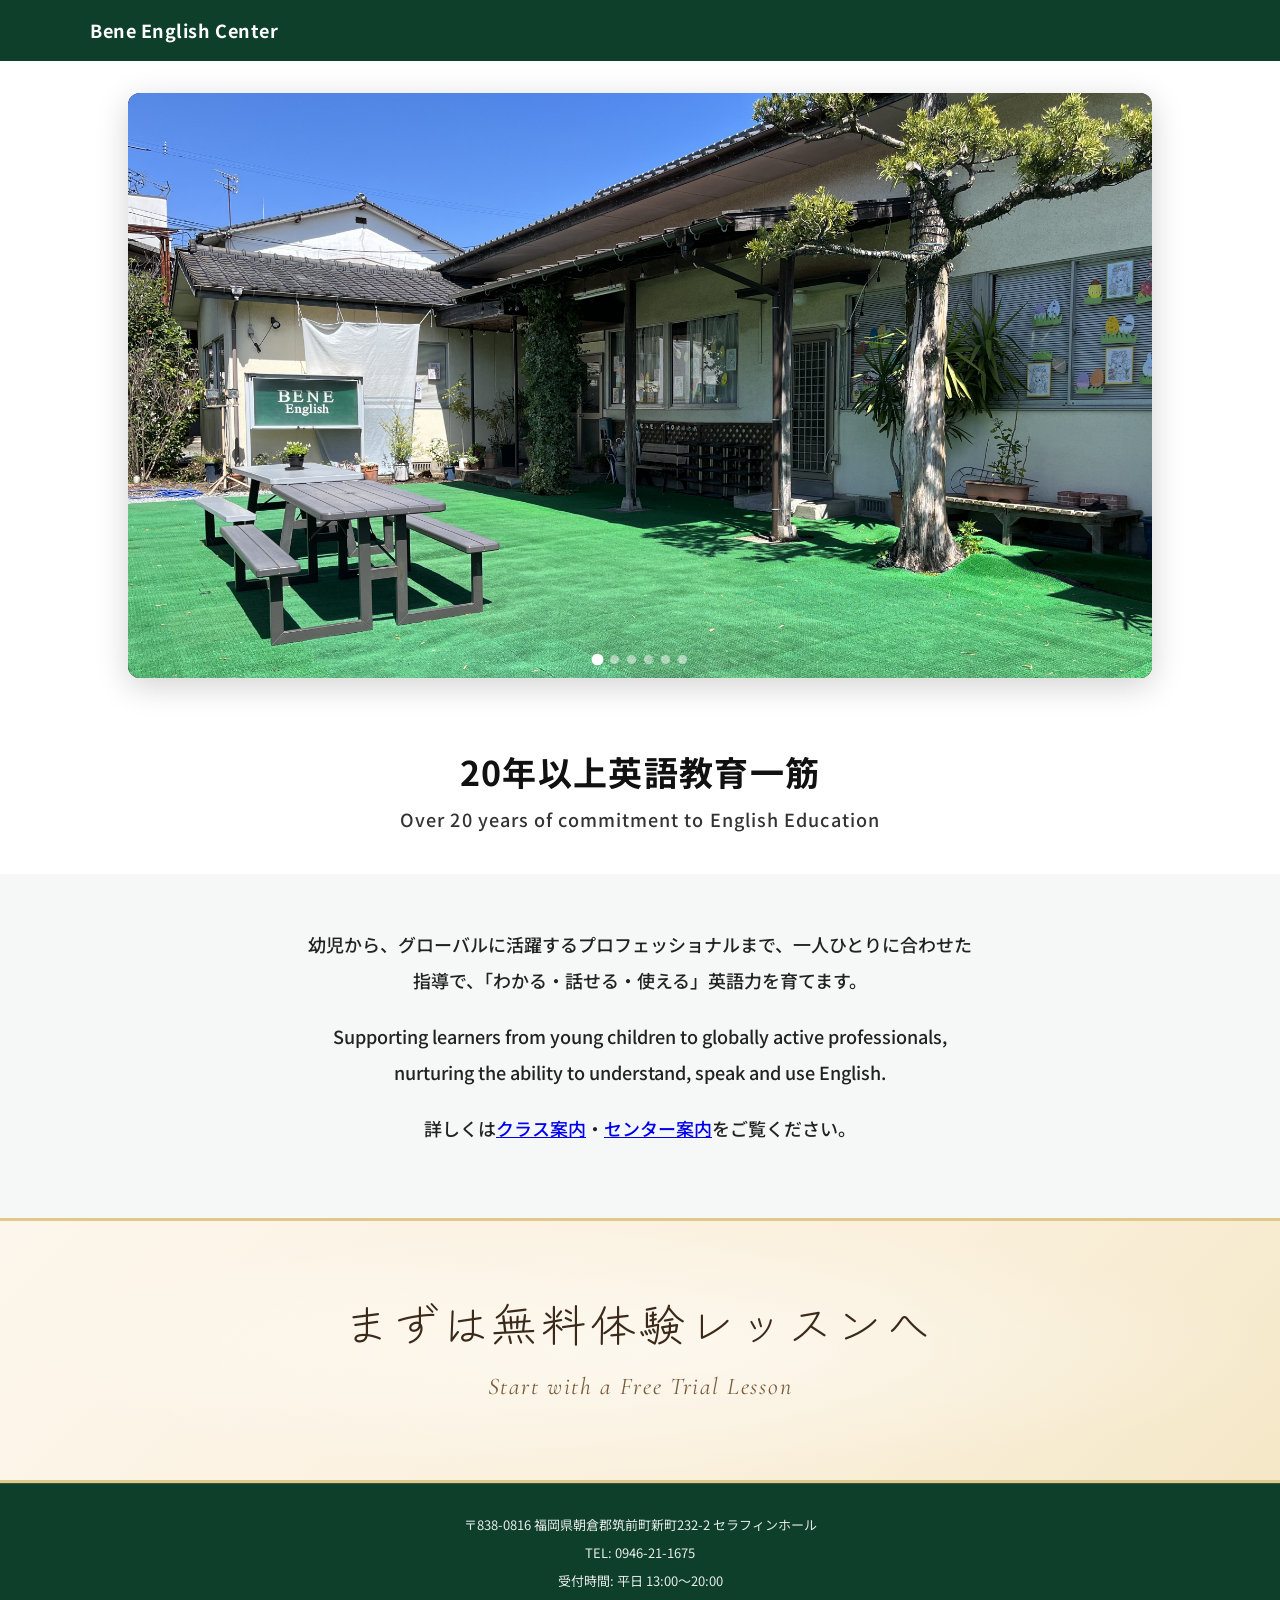
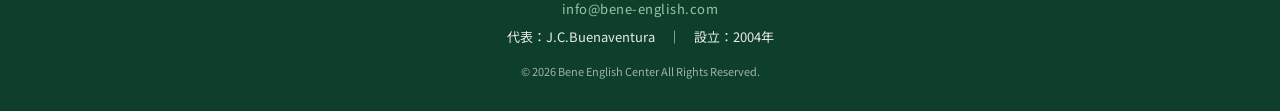
<file: index.html>
<!DOCTYPE html>

<html lang="ja">

<head>
    <meta charset="UTF-8">
    <meta name="viewport" content="width=device-width, initial-scale=1.0">
    <title>ベネイングリッシュセンター｜筑前町の英語教室｜福岡県朝倉郡</title>
    <meta name="description"
        content="福岡県朝倉郡筑前町にある英語教室「ベネイングリッシュセンター」。幼児から大学生まで20年以上の指導実績。英会話・英検対策・海外留学サポートまで、一人ひとりに合わせた丁寧な指導を行っています。まずは無料体験レッスンへ。">
    <meta name="author" content="Bene English Center">
    <meta property="og:title" content="ベネイングリッシュセンター｜筑前町の英語教室｜福岡県朝倉郡">
    <meta property="og:description" content="幼児から大学生まで20年以上の指導実績。英会話・英検対策・海外留学サポート。まずは無料体験レッスンへ。">
    <meta property="og:type" content="website">
    <!-- <meta property="og:url" content="https://beneenglishcenter.github.io/bene-english-center/"> -->
    <meta property="og:url" content="https://www.bene-english.com/">
    <!-- <link rel="canonical" href="https://beneenglishcenter.github.io/bene-english-center/"> -->
    <link rel="canonical" href="https://www.bene-english.com/">
    <link rel="stylesheet" href="style.css">
    <link rel="preconnect" href="https://fonts.googleapis.com">
    <link rel="preconnect" href="https://fonts.gstatic.com" crossorigin>
    <link
        href="https://fonts.googleapis.com/css2?family=Cormorant+Garamond:ital,wght@0,400;0,600;1,400&family=Noto+Sans+JP:wght@400;500;700&family=Zen+Kurenaido&display=swap"
        rel="stylesheet">
    <!-- 構造化データ（LocalBusiness） -->
    <script type="application/ld+json">
    {
      "@context": "https://schema.org",
      "@type": "EducationalOrganization",
      "name": "ベネイングリッシュセンター",
      "alternateName": ["Bene English Center", "べねいんぐりっしゅせんたー", "bene english center"],
      "url": "https://www.bene-english.com/",
      "logo": "https://www.bene-english.com/image/toppage/Toppage_1.jpeg",
      "alternateName": "Bene English Center",
      "description": "福岡県朝倉郡筑前町にある英語教室。幼児から大学生まで20年以上の指導実績。英会話・英検対策・海外留学サポート。",
      "address": {
        "@type": "PostalAddress",
        "streetAddress": "新町232-2 セラフィンホール",
        "addressLocality": "朝倉郡筑前町",
        "addressRegion": "福岡県",
        "postalCode": "838-0816",
        "addressCountry": "JP"
      },
      "telephone": "0946-21-1675",
      "email": "info@bene-english.com",
      "openingHours": "Mo-Fr 13:00-20:00",
      "foundingDate": "2004"
    }
    </script>
</head>

<body>

    <header class="header">
        <div class="container">
            <h1 class="logo">
                <a href="/">Bene English Center</a>
            </h1>
            <button class="hamburger" id="hamburger" type="button" aria-label="メニューを開く">
                <span></span>
                <span></span>
                <span></span>
            </button>

            <nav class="nav" id="nav">
                <ul class="nav-list">
                    <li><a href="/">トップページ</a></li>
                    <li><a href="center.html">センター案内</a></li>
                    <li><a href="class.html">クラス案内</a></li>
                    <li><a href="schedule.html">年間スケジュール</a></li>
                    <li><a href="study_tour.html">海外研修</a></li>
                    <li><a href="english_camp.html">イングリッシュキャンプ</a></li>
                    <li><a href="eiken.html">英検</a></li>
                    <li><a href="access.html">アクセス</a></li>
                </ul>
            </nav>
        </div>
    </header>

    <div class="overlay" id="overlay"></div>

    <!-- ===== スライダー ===== -->
    <section class="slider">
        <div class="slides">
            <div class="slide active">
                <img src="image/toppage/Toppage_1.jpeg" alt="筑前町の英語教室 ベネイングリッシュセンター 外観"
                    style="object-position: center center;">
            </div>
            <div class="slide">
                <img src="image/toppage/Toppage_2.jpeg" alt="筑前町の英語教室 ベネイングリッシュセンター 授業風景"
                    style="object-position: center 30%;">
            </div>
            <div class="slide">
                <img src="image/toppage/Toppage_3.jpeg" alt="筑前町の英語教室 ベネイングリッシュセンター クリスマスイベント"
                    style="object-position: center top;">
            </div>
            <div class="slide">
                <img src="image/toppage/Toppage_4.jpeg" alt="筑前町の英語教室 ベネイングリッシュセンター 芝生で遊ぶ子どもたち"
                    style="object-position: center 40%;">
            </div>
            <div class="slide">
                <!-- center 40%: 芝生でくつろぐ子どもたち、表情と背景のBENE看板を両立 -->
                <img src="image/toppage/Toppage_5.jpeg" alt="筑前町の英語教室 ベネイングリッシュセンター 勉強中"
                    style="object-position: center 70%;">
            </div>
            <div class="slide">
                <!-- center 40%: 芝生でくつろぐ子どもたち、表情と背景のBENE看板を両立 -->
                <img src="image/toppage/Toppage_6.jpeg" alt="筑前町の英語教室 ベネイングリッシュセンター クラスの雰囲気"
                    style="object-position: center 55%;">
            </div>
        </div>
        <div class="slider-dots">
            <span class="dot active" data-index="0"></span>
            <span class="dot" data-index="1"></span>
            <span class="dot" data-index="2"></span>
            <span class="dot" data-index="3"></span>
            <span class="dot" data-index="4"></span>
            <span class="dot" data-index="5"></span>
        </div>
    </section>

    <!-- ===== バナーエリア ===== -->
    <!-- <section class="section-flyer-banner"> -->

        <!-- サマーキャンプ -->
        <!-- <button class="flyer-banner-btn" id="flyerBannerBtn" type="button">
            <span class="flyer-banner-icon">☀️</span>
            <span class="flyer-banner-text">
                <span class="flyer-banner-title">2026 サマーキャンプ案内</span>
                <span class="flyer-banner-sub">Summer Camp Information — タップしてチラシを見る</span>
            </span>
            <span class="flyer-banner-arrow">▶</span>
        </button> -->

        <!-- 海外留学 -->
        <!-- <button class="flyer-banner-btn flyer-banner-btn--green" id="studyBannerBtn" type="button">
            <span class="flyer-banner-icon">
                <svg xmlns="http://www.w3.org/2000/svg" viewBox="0 0 90 60" width="44" height="30" style="display:block;border-radius:3px;"> -->
                  <!-- 上：青 -->
                  <!-- <rect width="90" height="30" fill="#0038A8"/> -->
                  <!-- 下：赤 -->
                  <!-- <rect y="30" width="90" height="30" fill="#CE1126"/> -->
                  <!-- 左：白三角 -->
                  <!-- <polygon points="0,0 45,30 0,60" fill="#FFFFFF"/> -->
                  <!-- 太陽（黄色） -->
                  <!-- <circle cx="18" cy="30" r="7" fill="#FCD116"/> -->
                  <!-- 太陽の光8本 -->
                  <!-- <g stroke="#FCD116" stroke-width="1.5">
                    <line x1="18" y1="20" x2="18" y2="16"/>
                    <line x1="18" y1="40" x2="18" y2="44"/>
                    <line x1="8"  y1="30" x2="4"  y2="30"/>
                    <line x1="28" y1="30" x2="32" y2="30"/>
                    <line x1="11" y1="23" x2="8"  y2="20"/>
                    <line x1="25" y1="37" x2="28" y2="40"/>
                    <line x1="25" y1="23" x2="28" y2="20"/>
                    <line x1="11" y1="37" x2="8"  y2="40"/>
                  </g> -->
                  <!-- 星3つ（各コーナー） -->
                  <!-- <polygon points="4,5 5,8 8,8 5.5,10 6.5,13 4,11 1.5,13 2.5,10 0,8 3,8" fill="#FCD116"/>
                  <polygon points="4,55 5,52 8,52 5.5,50 6.5,47 4,49 1.5,47 2.5,50 0,52 3,52" fill="#FCD116"/>
                  <polygon points="38,30 39,33 42,33 39.5,35 40.5,38 38,36 35.5,38 36.5,35 34,33 37,33" fill="#FCD116"/>
                </svg>
            </span>
            <span class="flyer-banner-text">
                <span class="flyer-banner-title">2026 短期海外留学プログラム</span>
                <span class="flyer-banner-sub">Study Abroad Program — タップしてチラシを見る</span>
            </span>
            <span class="flyer-banner-arrow">▶</span>
        </button> -->

    <!-- </section> -->

    <!-- ===== サマーキャンプ PDFモーダル ===== -->
    <!-- <div class="flyer-modal" id="flyerModal" role="dialog" aria-modal="true" aria-label="サマーキャンプチラシ">
        <div class="flyer-modal-inner">
            <div class="flyer-modal-header">
                <p class="flyer-modal-title">☀️ 2026 サマーキャンプ案内</p>
                <div class="flyer-modal-actions">
                    <a href="pdf/2026%20Summer%20Camp%20omote.pdf" target="_blank" rel="noopener noreferrer" class="flyer-btn flyer-btn-open">
                        表面 別タブで開く ↗
                    </a>
                    <a href="pdf/2026%20Summer%20Camp%20ura.pdf" target="_blank" rel="noopener noreferrer" class="flyer-btn flyer-btn-open">
                        裏面 別タブで開く ↗
                    </a>
                    <a href="pdf/2026%20Summer%20Camp%20omote.pdf" download class="flyer-btn flyer-btn-dl">
                        表面 DL ↓
                    </a>
                    <a href="pdf/2026%20Summer%20Camp%20ura.pdf" download class="flyer-btn flyer-btn-dl">
                        裏面 DL ↓
                    </a>
                    <button class="flyer-modal-close" data-target="flyerModal" type="button" aria-label="閉じる">✕</button>
                </div>
            </div>
            <div class="flyer-modal-body">
                <iframe src="pdf/2026%20Summer%20Camp%20omote.pdf" title="サマーキャンプチラシ 表面" class="flyer-pdf-frame"></iframe>
                <iframe src="pdf/2026%20Summer%20Camp%20ura.pdf" title="サマーキャンプチラシ 裏面" class="flyer-pdf-frame"></iframe>
            </div>
        </div>
    </div>
    <div class="flyer-modal-overlay" id="flyerModalOverlay"></div> -->

    <!-- ===== 海外留学 PDFモーダル ===== -->
    <!-- <div class="flyer-modal" id="studyModal" role="dialog" aria-modal="true" aria-label="海外留学チラシ">
        <div class="flyer-modal-inner">
            <div class="flyer-modal-header flyer-modal-header--green">
                <p class="flyer-modal-title">
                    <svg xmlns="http://www.w3.org/2000/svg" viewBox="0 0 90 60" width="28" height="19" style="display:inline-block;vertical-align:middle;border-radius:2px;margin-right:6px;">
                      <rect width="90" height="30" fill="#0038A8"/>
                      <rect y="30" width="90" height="30" fill="#CE1126"/>
                      <polygon points="0,0 45,30 0,60" fill="#FFFFFF"/>
                      <circle cx="18" cy="30" r="7" fill="#FCD116"/>
                      <g stroke="#FCD116" stroke-width="1.5">
                        <line x1="18" y1="20" x2="18" y2="16"/><line x1="18" y1="40" x2="18" y2="44"/>
                        <line x1="8" y1="30" x2="4" y2="30"/><line x1="28" y1="30" x2="32" y2="30"/>
                        <line x1="11" y1="23" x2="8" y2="20"/><line x1="25" y1="37" x2="28" y2="40"/>
                        <line x1="25" y1="23" x2="28" y2="20"/><line x1="11" y1="37" x2="8" y2="40"/>
                      </g>
                      <polygon points="4,5 5,8 8,8 5.5,10 6.5,13 4,11 1.5,13 2.5,10 0,8 3,8" fill="#FCD116"/>
                      <polygon points="4,55 5,52 8,52 5.5,50 6.5,47 4,49 1.5,47 2.5,50 0,52 3,52" fill="#FCD116"/>
                      <polygon points="38,30 39,33 42,33 39.5,35 40.5,38 38,36 35.5,38 36.5,35 34,33 37,33" fill="#FCD116"/>
                    </svg>
                    2026 短期海外留学プログラム
                </p>
                <div class="flyer-modal-actions">
                    <a href="pdf/La%20Salle%20Exchange%20Student%20Program%20(8).pdf" target="_blank" rel="noopener noreferrer" class="flyer-btn flyer-btn-open">
                        別タブで開く ↗
                    </a>
                    <a href="pdf/La%20Salle%20Exchange%20Student%20Program%20(8).pdf" download class="flyer-btn flyer-btn-dl">
                        DL ↓
                    </a>
                    <button class="flyer-modal-close" data-target="studyModal" type="button" aria-label="閉じる">✕</button>
                </div>
            </div>
            <div class="flyer-modal-body">
                <iframe src="pdf/La%20Salle%20Exchange%20Student%20Program%20(8).pdf" title="海外留学プログラムチラシ" class="flyer-pdf-frame"></iframe>
            </div>
        </div>
    </div>
    <div class="flyer-modal-overlay" id="studyModalOverlay"></div> -->

    <!-- ===== メインコンテンツ ===== -->
    <main class="main-content">

        <!-- 見出し -->
        <section class="section-headline">
            <h2 class="headline-ja">20年以上英語教育一筋</h2>
            <p class="headline-en">Over 20 years of commitment to English Education</p>
        </section>

        <!-- 本文 -->
        <section class="section-body">
            <p class="body-ja">
                幼児から、グローバルに活躍するプロフェッショナルまで、一人ひとりに合わせた指導で、「わかる・話せる・使える」英語力を育てます。</p>
            <p class="body-ja">
                Supporting learners from young children to globally active professionals, nurturing the ability to
                understand, speak and use English.
            </p>
            <p class="body-ja">詳しくは<a href="class.html">クラス案内</a>・<a href="center.html">センター案内</a>をご覧ください。</p>
            <!-- <p class="body-en">Located in Chikuzen-machi, Fukuoka, Bene English Center has been supporting English
                learners for over 20 years — from young children to university students preparing for overseas studies.
            </p> -->
        </section>

        <!-- 締め台詞 -->
        <section class="section-cta">
            <p class="cta-ja">まずは無料体験レッスンへ</p>
            <p class="cta-en">Start with a Free Trial Lesson</p>
        </section>

    </main>

    <footer class="footer">
        <div class="container">
            <div class="footer-info">
                <p>〒838-0816 福岡県朝倉郡筑前町新町232-2 セラフィンホール</p>
                <p>TEL: 0946-21-1675</p>
                <p>受付時間: 平日 13:00〜20:00</p>
                <p><a href="mailto:info@bene-english.com" class="footer-mail">info@bene-english.com</a></p>
                <p>代表：J.C.Buenaventura　｜　設立：2004年</p>
                <p class="copyright">
                    © <span id="year"></span> Bene English Center All Rights Reserved.
                </p>
            </div>
        </div>
    </footer>

    <!-- トップに戻るボタン -->
    <button class="scroll-top" id="scrollTop" aria-label="トップに戻る">▲</button>

    <script src="main.js"></script>
</body>

</html>
</file>
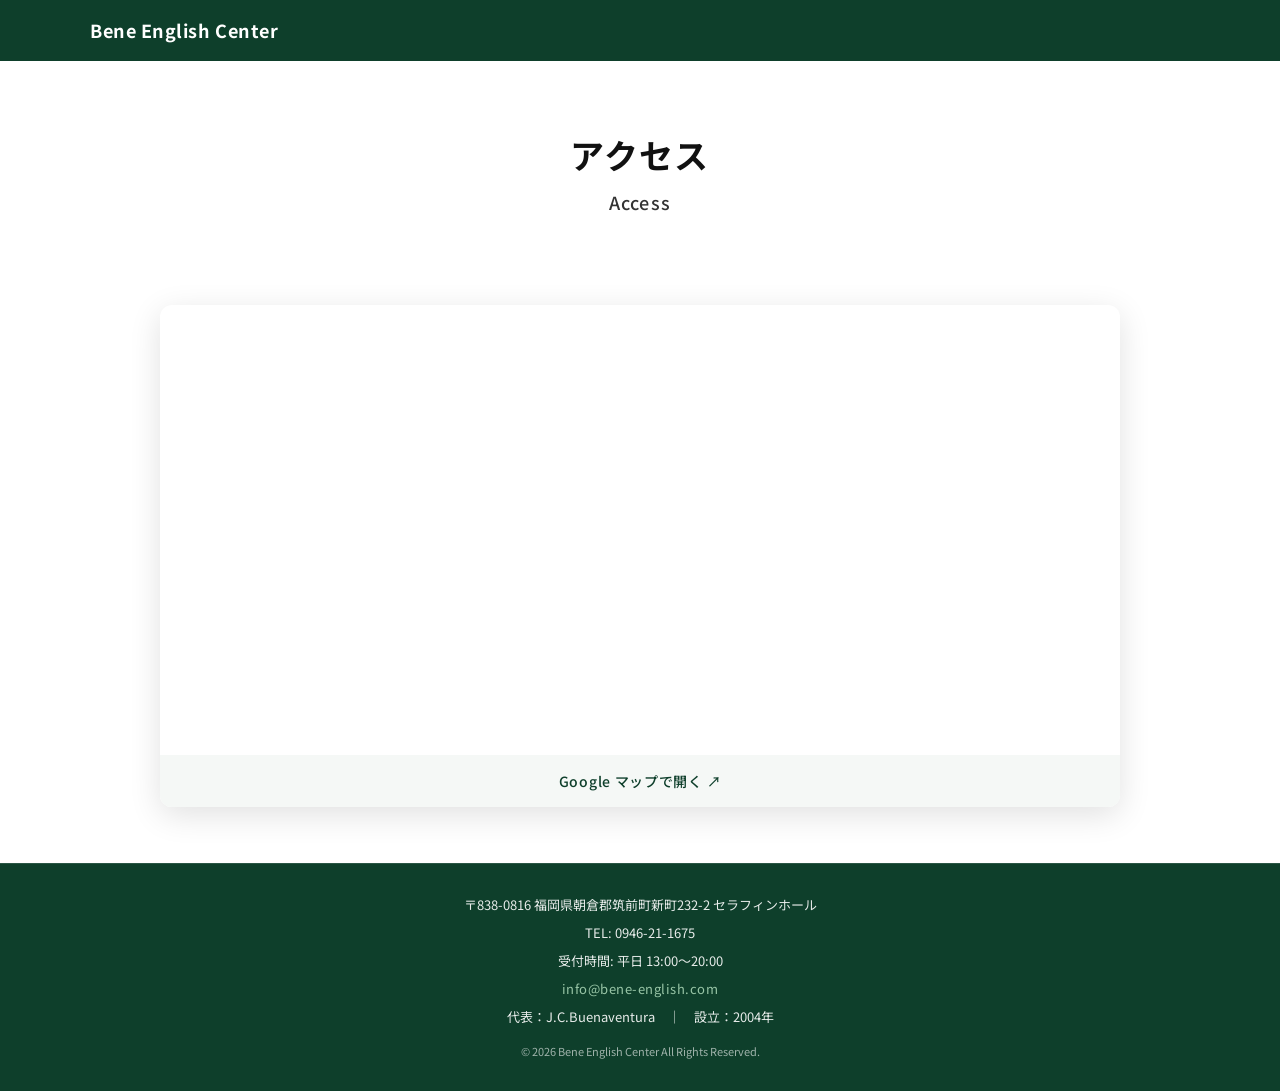
<file: access.html>
<!DOCTYPE html>
<html lang="ja">

<head>
    <meta charset="UTF-8">
    <meta name="viewport" content="width=device-width, initial-scale=1.0">
    <title>アクセス | ベネイングリッシュセンター</title>
    <meta name="description" content="ベネイングリッシュセンターへのアクセス情報。福岡県朝倉郡筑前町新町232-2 セラフィンホール。お車・公共交通機関でのアクセス方法をご案内します。">
    <meta property="og:title" content="アクセス | ベネイングリッシュセンター">
    <meta property="og:description" content="福岡県朝倉郡筑前町新町232-2 セラフィンホール。アクセス情報はこちら。">
    <meta property="og:type" content="website">
    <link rel="canonical" href="https://www.bene-english.com/access.html">
    <meta property="og:url" content="https://www.bene-english.com/access.html">
    <!-- <meta property="og:url" content="https://beneenglishcenter.github.io/bene-english-center/access.html">
    <link rel="canonical" href="https://beneenglishcenter.github.io/bene-english-center/access.html"> -->
    <link rel="stylesheet" href="style.css">
    <link rel="preconnect" href="https://fonts.googleapis.com">
    <link rel="preconnect" href="https://fonts.gstatic.com" crossorigin>
    <link
        href="https://fonts.googleapis.com/css2?family=Cormorant+Garamond:ital,wght@0,400;0,600;1,400&family=Noto+Sans+JP:wght@400;500;700&family=Zen+Kurenaido&display=swap"
        rel="stylesheet">
</head>

<body>

    <header class="header">
        <div class="container">
            <h1 class="logo">
                <a href="index.html">Bene English Center</a>
            </h1>
            <button class="hamburger" id="hamburger" type="button" aria-label="メニューを開く">
                <span></span>
                <span></span>
                <span></span>
            </button>

            <nav class="nav" id="nav">
                <ul class="nav-list">
                    <li><a href="/">トップページ</a></li>
                    <li><a href="center.html">センター案内</a></li>
                    <li><a href="class.html">クラス案内</a></li>
                    <li><a href="schedule.html">年間スケジュール</a></li>
                    <li><a href="study_tour.html">海外研修</a></li>
                    <li><a href="english_camp.html">イングリッシュキャンプ</a></li>
                    <li><a href="eiken.html">英検</a></li>
                    <li><a href="access.html">アクセス</a></li>
                </ul>
            </nav>
        </div>
    </header>

    <div class="overlay" id="overlay"></div>

    <main class="main-content">

        <!-- 見出し -->
        <section class="section-headline">
            <h2 class="headline-ja">アクセス</h2>
            <p class="headline-en">Access</p>
        </section>

        <!-- 地図 -->
        <section class="section-map">
            <div class="map-wrapper">
                <div class="map-container">
                    <iframe src="https://maps.google.com/maps?q=福岡県朝倉郡筑前町新町232-2&hl=ja&z=16&output=embed" width="100%"
                        height="100%" style="border:0;" allowfullscreen="" loading="lazy"
                        referrerpolicy="no-referrer-when-downgrade" title="ベネイングリッシュセンター 地図">
                    </iframe>
                </div>
                <div class="map-link">
                    <a href="https://maps.google.com/?q=福岡県朝倉郡筑前町新町232-2" target="_blank" rel="noopener noreferrer">
                        Google マップで開く ↗
                    </a>
                </div>
            </div>
        </section>

    </main>

    <footer class="footer">
        <div class="container">
            <div class="footer-info">
                <p>〒838-0816 福岡県朝倉郡筑前町新町232-2 セラフィンホール</p>
                <p>TEL: 0946-21-1675</p>
                <p>受付時間: 平日 13:00〜20:00</p>
                <p><a href="mailto:info@bene-english.com" class="footer-mail">info@bene-english.com</a></p>
                <p>代表：J.C.Buenaventura　｜　設立：2004年</p>
                <p class="copyright">
                    © <span id="year"></span> Bene English Center All Rights Reserved.
                </p>
            </div>
        </div>
    </footer>

    <!-- トップに戻るボタン -->
    <button class="scroll-top" id="scrollTop" aria-label="トップに戻る">▲</button>

    <script src="main.js"></script>
</body>

</html>
</file>
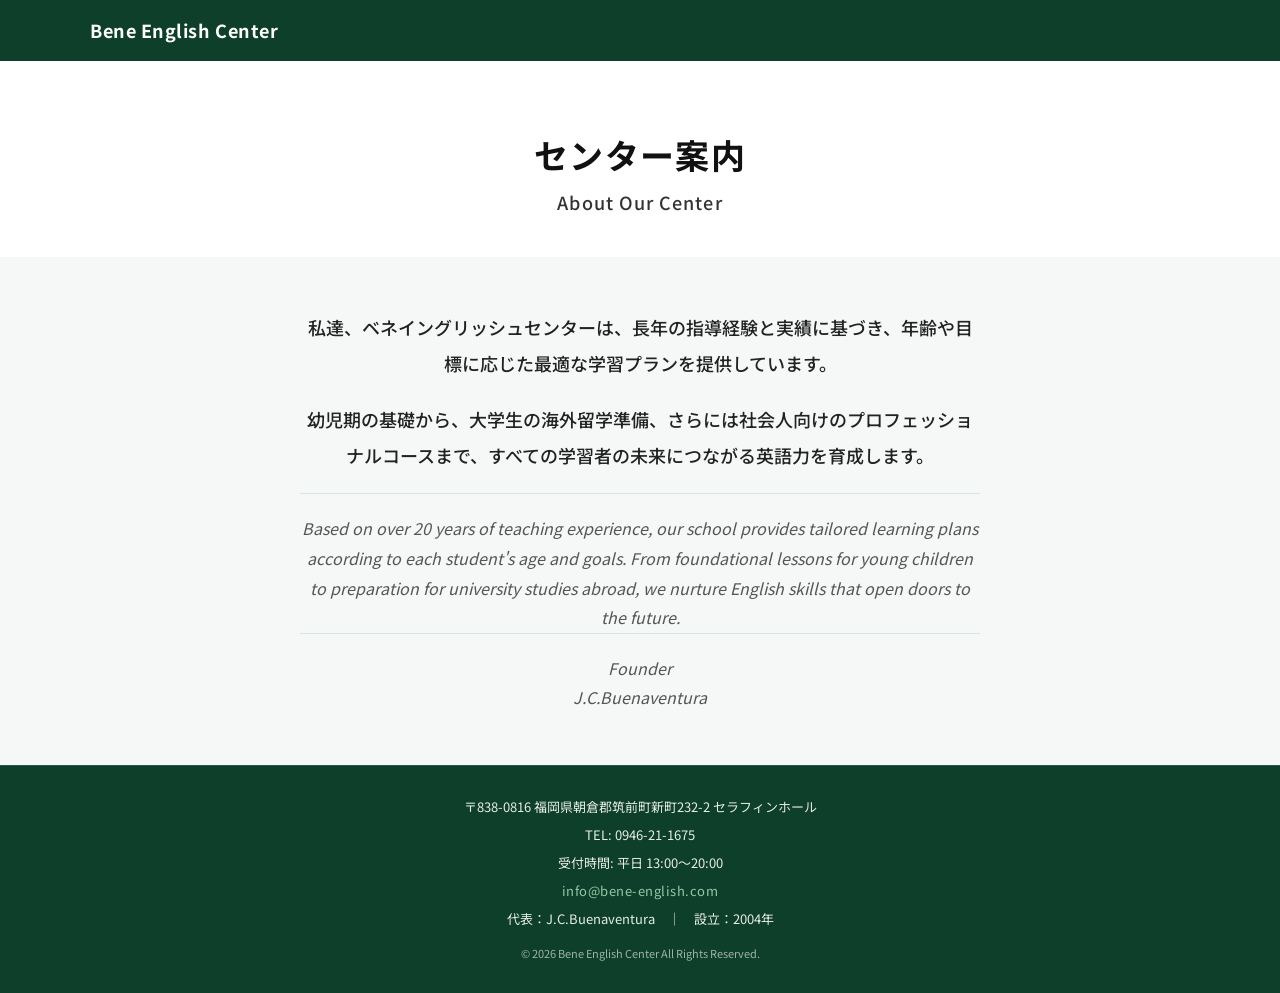
<file: center.html>
<!DOCTYPE html>
<html lang="ja">

<head>
    <meta charset="UTF-8">
    <meta name="viewport" content="width=device-width, initial-scale=1.0">
    <title>センター案内 | ベネイングリッシュセンター</title>
    <meta name="description"
        content="ベネイングリッシュセンターのセンター案内ページ。福岡県筑前町で20年以上の英語指導実績。幼児から大学生の海外留学準備まで、年齢・目標に応じた最適な学習プランを提供しています。">
    <meta name="author" content="Bene English Center">
    <meta property="og:title" content="センター案内 | ベネイングリッシュセンター">
    <meta property="og:description" content="福岡県筑前町で20年以上の英語指導実績。幼児から大学生まで一人ひとりに合わせた丁寧な指導。">
    <meta property="og:type" content="website">
    <link rel="canonical" href="https://www.bene-english.com/center.html">
    <meta property="og:url" content="https://www.bene-english.com/center.html">
    <!-- <meta property="og:url" content="https://beneenglishcenter.github.io/bene-english-center/center.html">
    <link rel="canonical" href="https://beneenglishcenter.github.io/bene-english-center/center.html"> -->
    <link rel="stylesheet" href="style.css">
    <link rel="preconnect" href="https://fonts.googleapis.com">
    <link rel="preconnect" href="https://fonts.gstatic.com" crossorigin>
    <link
        href="https://fonts.googleapis.com/css2?family=Cormorant+Garamond:ital,wght@0,400;0,600;1,400&family=Noto+Sans+JP:wght@400;500;700&family=Zen+Kurenaido&display=swap"
        rel="stylesheet">
</head>

<body>

    <header class="header">
        <div class="container">
            <h1 class="logo">
                <a href="index.html">Bene English Center</a>
            </h1>
            <button class="hamburger" id="hamburger" type="button" aria-label="メニューを開く">
                <span></span>
                <span></span>
                <span></span>
            </button>

            <nav class="nav" id="nav">
                <ul class="nav-list">
                    <li><a href="/">トップページ</a></li>
                    <li><a href="center.html">センター案内</a></li>
                    <li><a href="class.html">クラス案内</a></li>
                    <li><a href="schedule.html">年間スケジュール</a></li>
                    <li><a href="study_tour.html">海外留学</a></li>
                    <li><a href="english_camp.html">イングリッシュキャンプ</a></li>
                    <li><a href="eiken.html">英検</a></li>
                    <li><a href="access.html">アクセス</a></li>
                </ul>
            </nav>
        </div>
    </header>

    <div class="overlay" id="overlay"></div>

    <main class="main-content">

        <!-- 見出し -->
        <section class="section-headline">
            <h2 class="headline-ja">センター案内</h2>
            <p class="headline-en">About Our Center</p>
        </section>

        <!-- 本文 -->
        <section class="section-body">
            <p class="body-ja">私達、ベネイングリッシュセンターは、長年の指導経験と実績に基づき、年齢や目標に応じた最適な学習プランを提供しています。</p>
            <p class="body-ja">幼児期の基礎から、大学生の海外留学準備、さらには社会人向けのプロフェッショナルコースまで、すべての学習者の未来につながる英語力を育成します。</p>
            <p class="body-en">Based on over 20 years of teaching experience, our school provides tailored learning
                plans according to each student's age and goals. From foundational lessons for young children to
                preparation for university studies abroad, we nurture English skills that open doors to the future.</p>
            <p class="body-en">Founder<br>J.C.Buenaventura</p>
        </section>

    </main>

    <footer class="footer">
        <div class="container">
            <div class="footer-info">
                <p>〒838-0816 福岡県朝倉郡筑前町新町232-2 セラフィンホール</p>
                <p>TEL: 0946-21-1675</p>
                <p>受付時間: 平日 13:00〜20:00</p>
                <p><a href="mailto:info@bene-english.com" class="footer-mail">info@bene-english.com</a></p>
                <p>代表：J.C.Buenaventura　｜　設立：2004年</p>
                <p class="copyright">
                    © <span id="year"></span> Bene English Center All Rights Reserved.
                </p>
            </div>
        </div>
    </footer>

    <!-- トップに戻るボタン -->
    <button class="scroll-top" id="scrollTop" aria-label="トップに戻る">▲</button>

    <script src="main.js"></script>
</body>

</html>
</file>
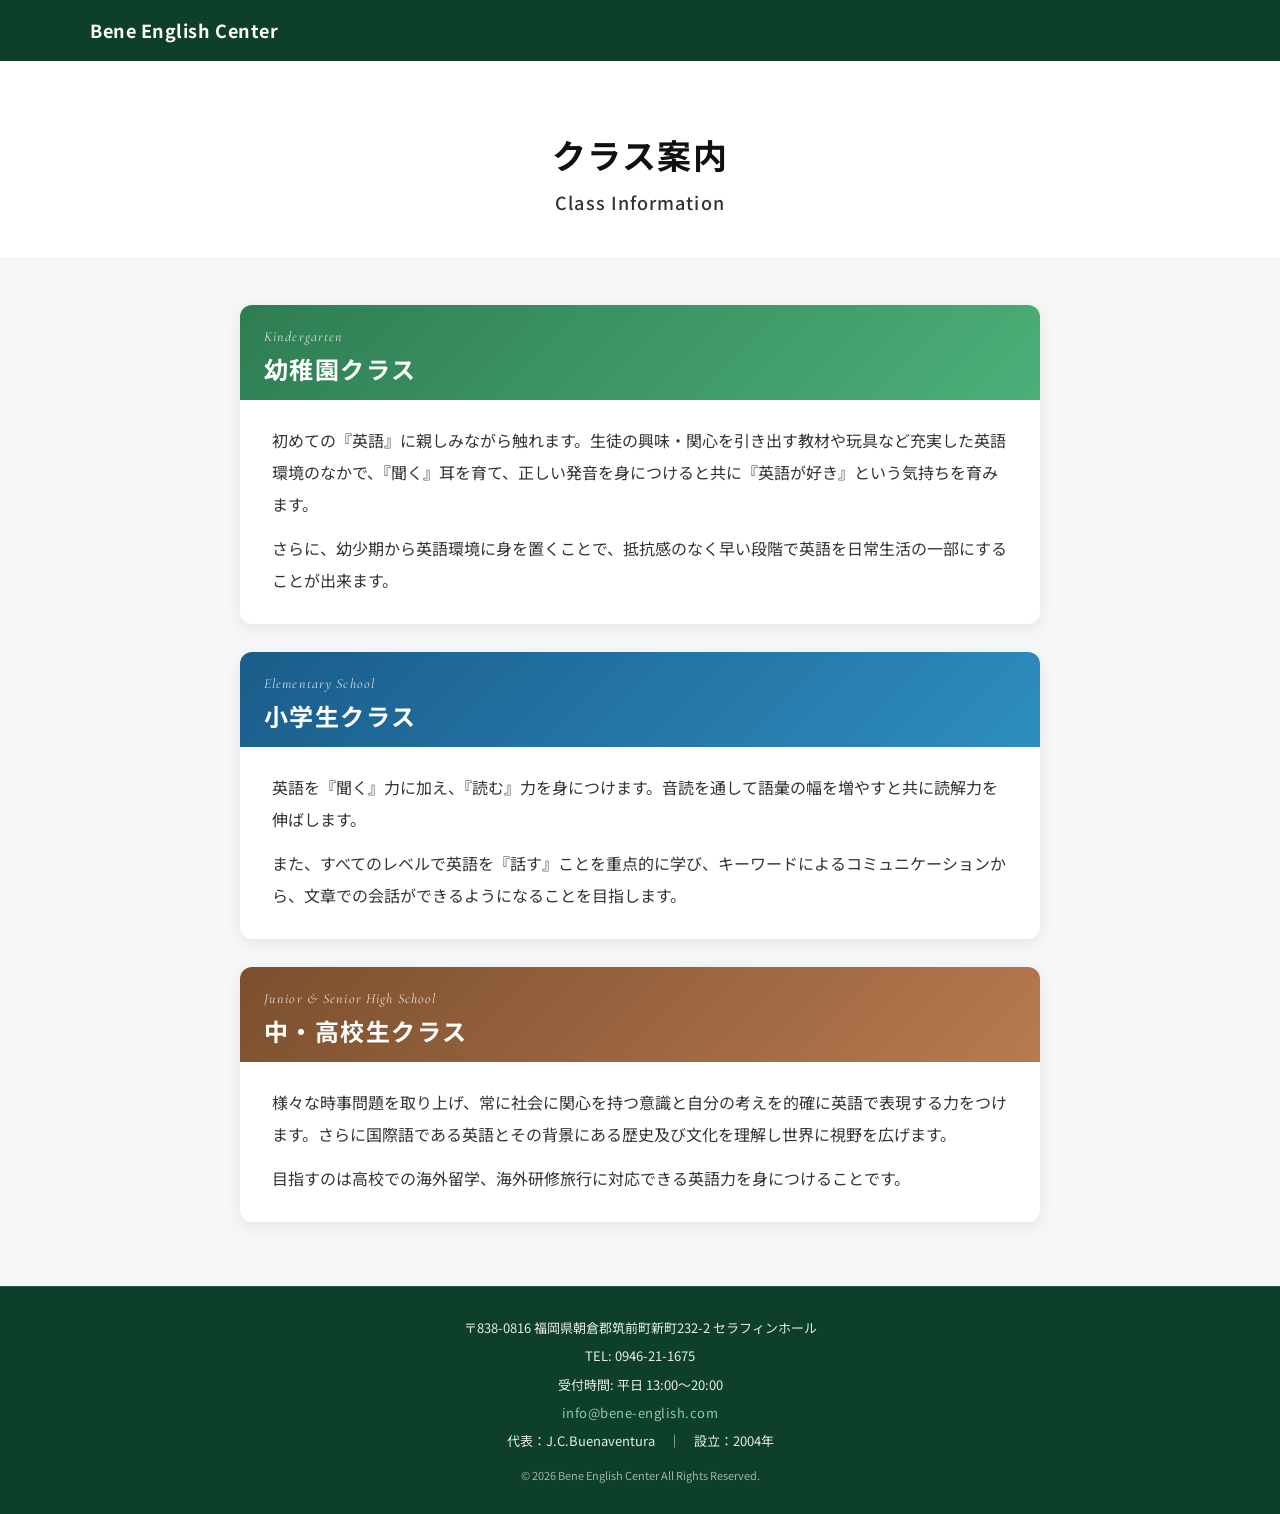
<file: class.html>
<!DOCTYPE html>
<html lang="ja">

<head>
    <meta charset="UTF-8">
    <meta name="viewport" content="width=device-width, initial-scale=1.0">
    <title>クラス案内 | 福岡県筑前町の英語教室</title>
    <meta name="description"
        content="ベネイングリッシュセンターのクラス案内ページ。幼児から大学生まで20年以上の指導実績。英会話・英検対策・海外留学サポートまで、一人ひとりに合わせた丁寧な指導を行っています。まずは無料体験レッスンへ。">
    <meta name="author" content="Bene English Center">
    <meta property="og:title" content="クラス案内 | 福岡県筑前町の英語教室">
    <meta property="og:description" content="幼児から大学生まで20年以上の指導実績。英会話・英検対策・海外留学サポート。まずは無料体験レッスンへ。">
    <meta property="og:type" content="website">
    <link rel="canonical" href="https://www.bene-english.com/class.html">
    <meta property="og:url" content="https://www.bene-english.com/class.html">
    <!-- <meta property="og:url" content="https://beneenglishcenter.github.io/bene-english-center/class.html">
    <link rel="canonical" href="https://beneenglishcenter.github.io/bene-english-center/class.html"> -->
    <link rel="stylesheet" href="style.css">
    <link rel="preconnect" href="https://fonts.googleapis.com">
    <link rel="preconnect" href="https://fonts.gstatic.com" crossorigin>
    <link
        href="https://fonts.googleapis.com/css2?family=Cormorant+Garamond:ital,wght@0,400;0,600;1,400&family=Noto+Sans+JP:wght@400;500;700&family=Zen+Kurenaido&display=swap"
        rel="stylesheet">
</head>

<body>

    <header class="header">
        <div class="container">
            <h1 class="logo">
                <a href="index.html">Bene English Center</a>
            </h1>
            <button class="hamburger" id="hamburger" type="button" aria-label="メニューを開く">
                <span></span>
                <span></span>
                <span></span>
            </button>

            <nav class="nav" id="nav">
                <ul class="nav-list">
                    <li><a href="/">トップページ</a></li>
                    <li><a href="center.html">センター案内</a></li>
                    <li><a href="class.html">クラス案内</a></li>
                    <li><a href="schedule.html">年間スケジュール</a></li>
                    <li><a href="study_tour.html">海外研修</a></li>
                    <li><a href="english_camp.html">イングリッシュキャンプ</a></li>
                    <li><a href="eiken.html">英検</a></li>
                    <li><a href="access.html">アクセス</a></li>
                </ul>
            </nav>
        </div>
    </header>

    <div class="overlay" id="overlay"></div>

    <main class="main-content">

        <!-- 見出し -->
        <section class="section-headline">
            <h2 class="headline-ja">クラス案内</h2>
            <p class="headline-en">Class Information</p>
        </section>

        <!-- クラスカード一覧 -->
        <section class="section-cards">
            <div class="cards-wrapper">

                <!-- 幼稚園クラス -->
                <div class="class-card">
                    <div class="class-card-header kindergarten">
                        <span class="class-card-label">Kindergarten</span>
                        <h3 class="class-card-title">幼稚園クラス</h3>
                    </div>
                    <div class="class-card-body">
                        <p>初めての『英語』に親しみながら触れます。生徒の興味・関心を引き出す教材や玩具など充実した英語環境のなかで、『聞く』耳を育て、正しい発音を身につけると共に『英語が好き』という気持ちを育みます。
                        </p>
                        <p>さらに、幼少期から英語環境に身を置くことで、抵抗感のなく早い段階で英語を日常生活の一部にすることが出来ます。</p>
                    </div>
                </div>

                <!-- 小学生クラス -->
                <div class="class-card">
                    <div class="class-card-header elementary">
                        <span class="class-card-label">Elementary School</span>
                        <h3 class="class-card-title">小学生クラス</h3>
                    </div>
                    <div class="class-card-body">
                        <p>英語を『聞く』力に加え、『読む』力を身につけます。音読を通して語彙の幅を増やすと共に読解力を伸ばします。</p>
                        <p>また、すべてのレベルで英語を『話す』ことを重点的に学び、キーワードによるコミュニケーションから、文章での会話ができるようになることを目指します。</p>
                    </div>
                </div>

                <!-- 中・高校生クラス -->
                <div class="class-card">
                    <div class="class-card-header highschool">
                        <span class="class-card-label">Junior & Senior High School</span>
                        <h3 class="class-card-title">中・高校生クラス</h3>
                    </div>
                    <div class="class-card-body">
                        <p>様々な時事問題を取り上げ、常に社会に関心を持つ意識と自分の考えを的確に英語で表現する力をつけます。さらに国際語である英語とその背景にある歴史及び文化を理解し世界に視野を広げます。</p>
                        <p>目指すのは高校での海外留学、海外研修旅行に対応できる英語力を身につけることです。</p>
                    </div>
                </div>

            </div>
        </section>

    </main>

    <footer class="footer">
        <div class="container">
            <div class="footer-info">
                <p>〒838-0816 福岡県朝倉郡筑前町新町232-2 セラフィンホール</p>
                <p>TEL: 0946-21-1675</p>
                <p>受付時間: 平日 13:00〜20:00</p>
                <p><a href="mailto:info@bene-english.com" class="footer-mail">info@bene-english.com</a></p>
                <p>代表：J.C.Buenaventura　｜　設立：2004年</p>
                <p class="copyright">
                    © <span id="year"></span> Bene English Center All Rights Reserved.
                </p>
            </div>
        </div>
    </footer>

    <!-- トップに戻るボタン -->
    <button class="scroll-top" id="scrollTop" aria-label="トップに戻る">▲</button>

    <script src="main.js"></script>
</body>

</html>
</file>
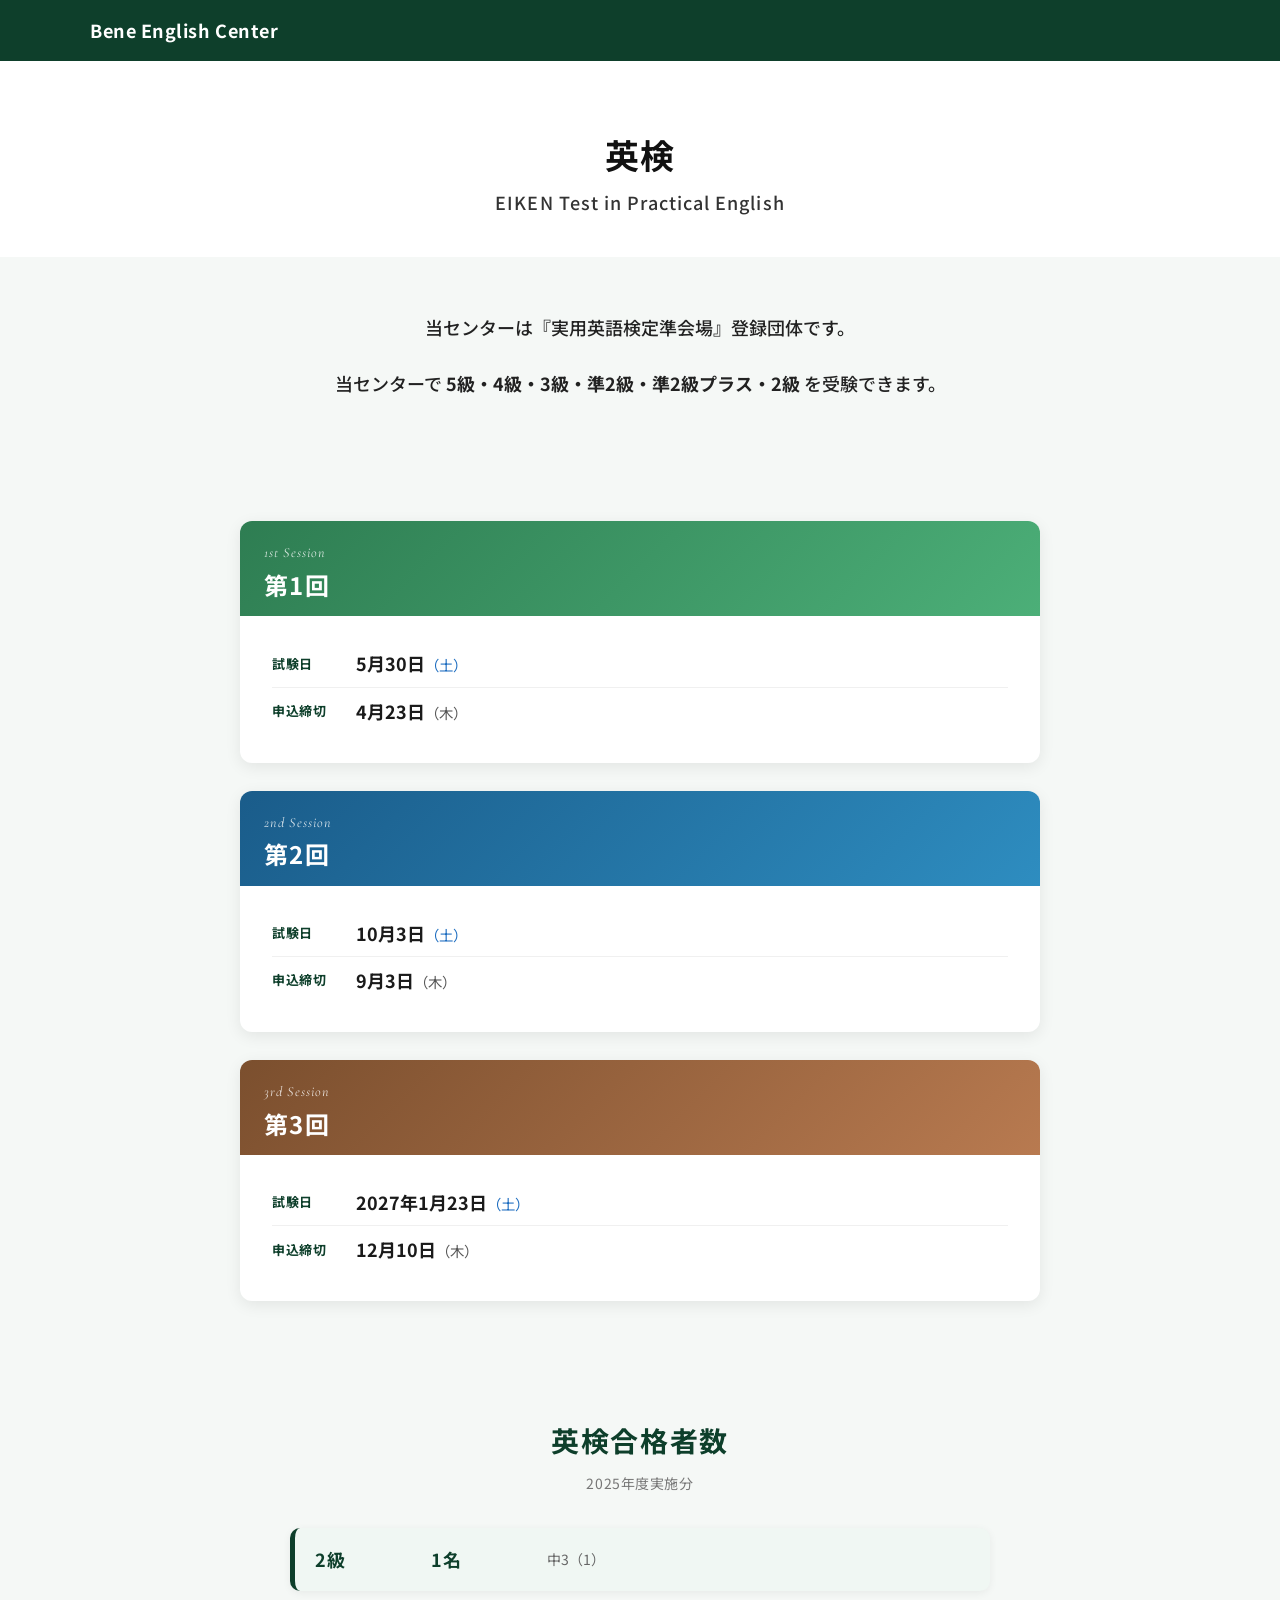
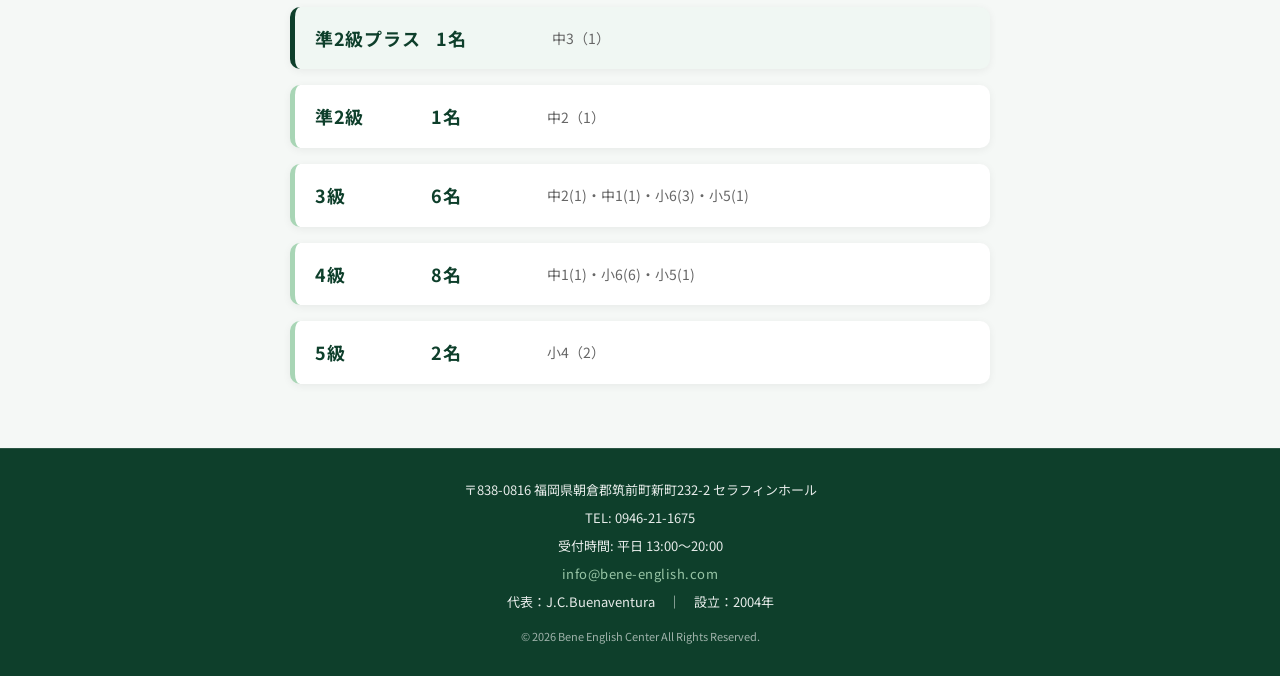
<file: eiken.html>
<!DOCTYPE html>
<html lang="ja">

<head>
    <meta charset="UTF-8">
    <meta name="viewport" content="width=device-width, initial-scale=1.0">
    <title>英検 | ベネイングリッシュセンター</title>
    <meta name="description" content="ベネイングリッシュセンターは実用英語検定準会場登録団体です。5級〜2級まで当センターで受験できます。2026年度実施予定日もご確認ください。">
    <meta name="author" content="Bene English Center">
    <meta property="og:title" content="英検 | ベネイングリッシュセンター">
    <meta property="og:description" content="実用英語検定準会場登録団体。5級〜2級まで当センターで受験できます。">
    <meta property="og:type" content="website">
    <link rel="canonical" href="https://www.bene-english.com/eiken.html">
    <meta property="og:url" content="https://www.bene-english.com/eiken.html">
    <!-- <meta property="og:url" content="https://beneenglishcenter.github.io/bene-english-center/eiken.html">
    <link rel="canonical" href="https://beneenglishcenter.github.io/bene-english-center/eiken.html"> -->
    <link rel="stylesheet" href="style.css">
    <link rel="preconnect" href="https://fonts.googleapis.com">
    <link rel="preconnect" href="https://fonts.gstatic.com" crossorigin>
    <link
        href="https://fonts.googleapis.com/css2?family=Cormorant+Garamond:ital,wght@0,400;0,600;1,400&family=Noto+Sans+JP:wght@400;500;700&family=Zen+Kurenaido&display=swap"
        rel="stylesheet">
</head>

<body>

    <header class="header">
        <div class="container">
            <h1 class="logo">
                <a href="index.html">Bene English Center</a>
            </h1>
            <button class="hamburger" id="hamburger" type="button" aria-label="メニューを開く">
                <span></span>
                <span></span>
                <span></span>
            </button>

            <nav class="nav" id="nav">
                <ul class="nav-list">
                    <li><a href="/">トップページ</a></li>
                    <li><a href="center.html">センター案内</a></li>
                    <li><a href="class.html">クラス案内</a></li>
                    <li><a href="schedule.html">年間スケジュール</a></li>
                    <li><a href="study_tour.html">海外研修</a></li>
                    <li><a href="english_camp.html">イングリッシュキャンプ</a></li>
                    <li><a href="eiken.html">英検</a></li>
                    <li><a href="access.html">アクセス</a></li>
                </ul>
            </nav>
        </div>
    </header>

    <div class="overlay" id="overlay"></div>

    <main class="main-content">

        <!-- 見出し -->
        <section class="section-headline">
            <h2 class="headline-ja">英検</h2>
            <p class="headline-en">EIKEN Test in Practical English</p>
        </section>

        <!-- 準会場説明 -->
        <section class="section-body">
            <p class="body-ja">当センターは『実用英語検定準会場』登録団体です。</p>
            <p class="body-ja">当センターで <strong>5級・4級・3級・準2級・準2級プラス・2級</strong> を受験できます。</p>
        </section>

        <!-- 実施予定日 -->
        <section class="section-cards">
            <div class="cards-wrapper">

                <div class="class-card">
                    <div class="class-card-header"
                        style="background: linear-gradient(135deg, #2E7D52 0%, #4CAF78 100%);">
                        <span class="class-card-label">1st Session</span>
                        <h3 class="class-card-title">第1回</h3>
                    </div>
                    <div class="class-card-body">
                        <div class="eiken-schedule-row">
                            <span class="eiken-label">試験日</span>
                            <span class="eiken-value">5月30日<span class="eiken-day sat">（土）</span></span>
                        </div>
                        <div class="eiken-schedule-row">
                            <span class="eiken-label">申込締切</span>
                            <span class="eiken-value">4月23日<span class="eiken-day">（木）</span></span>
                        </div>
                    </div>
                </div>

                <div class="class-card">
                    <div class="class-card-header"
                        style="background: linear-gradient(135deg, #1A5C8A 0%, #2E8DC0 100%);">
                        <span class="class-card-label">2nd Session</span>
                        <h3 class="class-card-title">第2回</h3>
                    </div>
                    <div class="class-card-body">
                        <div class="eiken-schedule-row">
                            <span class="eiken-label">試験日</span>
                            <span class="eiken-value">10月3日<span class="eiken-day sat">（土）</span></span>
                        </div>
                        <div class="eiken-schedule-row">
                            <span class="eiken-label">申込締切</span>
                            <span class="eiken-value">9月3日<span class="eiken-day">（木）</span></span>
                        </div>
                    </div>
                </div>

                <div class="class-card">
                    <div class="class-card-header"
                        style="background: linear-gradient(135deg, #7B4F2E 0%, #B87A50 100%);">
                        <span class="class-card-label">3rd Session</span>
                        <h3 class="class-card-title">第3回</h3>
                    </div>
                    <div class="class-card-body">
                        <div class="eiken-schedule-row">
                            <span class="eiken-label">試験日</span>
                            <span class="eiken-value">2027年1月23日<span class="eiken-day sat">（土）</span></span>
                        </div>
                        <div class="eiken-schedule-row">
                            <span class="eiken-label">申込締切</span>
                            <span class="eiken-value">12月10日<span class="eiken-day">（木）</span></span>
                        </div>
                    </div>
                </div>

            </div>
        </section>

        <!-- 合格実績 -->
        <section class="section-results">
            <div class="results-header">
                <h3 class="results-title">英検合格者数</h3>
                <p class="results-subtitle">2025年度実施分</p>
            </div>
            <div class="results-wrapper">

                <div class="result-item result-top">
                    <span class="result-grade">2級</span>
                    <span class="result-grade">1<span class="result-grade">名</span></span>
                    <span class="result-detail">中3（1）</span>
                </div>

                <div class="result-item result-top">
                    <span class="result-grade">準2級プラス</span>
                    <span class="result-grade">1<span class="result-grade">名</span></span>
                    <span class="result-detail">中3（1）</span>
                </div>

                <div class="result-item">
                    <span class="result-grade">準2級</span>
                    <span class="result-grade">1<span class="result-grade">名</span></span>
                    <span class="result-detail">中2（1）</span>
                </div>

                <div class="result-item">
                    <span class="result-grade">3級</span>
                    <span class="result-grade">6<span class="result-grade">名</span></span>
                    <span class="result-detail">中2(1)・中1(1)・小6(3)・小5(1)</span>
                </div>

                <div class="result-item">
                    <span class="result-grade">4級</span>
                    <span class="result-grade">8<span class="result-grade">名</span></span>
                    <span class="result-detail">中1(1)・小6(6)・小5(1)</span>
                </div>

                <div class="result-item">
                    <span class="result-grade">5級</span>
                    <span class="result-grade">2<span class="result-grade">名</span></span>
                    <span class="result-detail">小4（2）</span>
                </div>

            </div>
        </section>

    </main>

    <footer class="footer">
        <div class="container">
            <div class="footer-info">
                <p>〒838-0816 福岡県朝倉郡筑前町新町232-2 セラフィンホール</p>
                <p>TEL: 0946-21-1675</p>
                <p>受付時間: 平日 13:00〜20:00</p>
                <p><a href="mailto:info@bene-english.com" class="footer-mail">info@bene-english.com</a></p>
                <p>代表：J.C.Buenaventura　｜　設立：2004年</p>
                <p class="copyright">
                    © <span id="year"></span> Bene English Center All Rights Reserved.
                </p>
            </div>
        </div>
    </footer>

    <!-- トップに戻るボタン -->
    <button class="scroll-top" id="scrollTop" aria-label="トップに戻る">▲</button>

    <script src="main.js"></script>
</body>

</html>
</file>
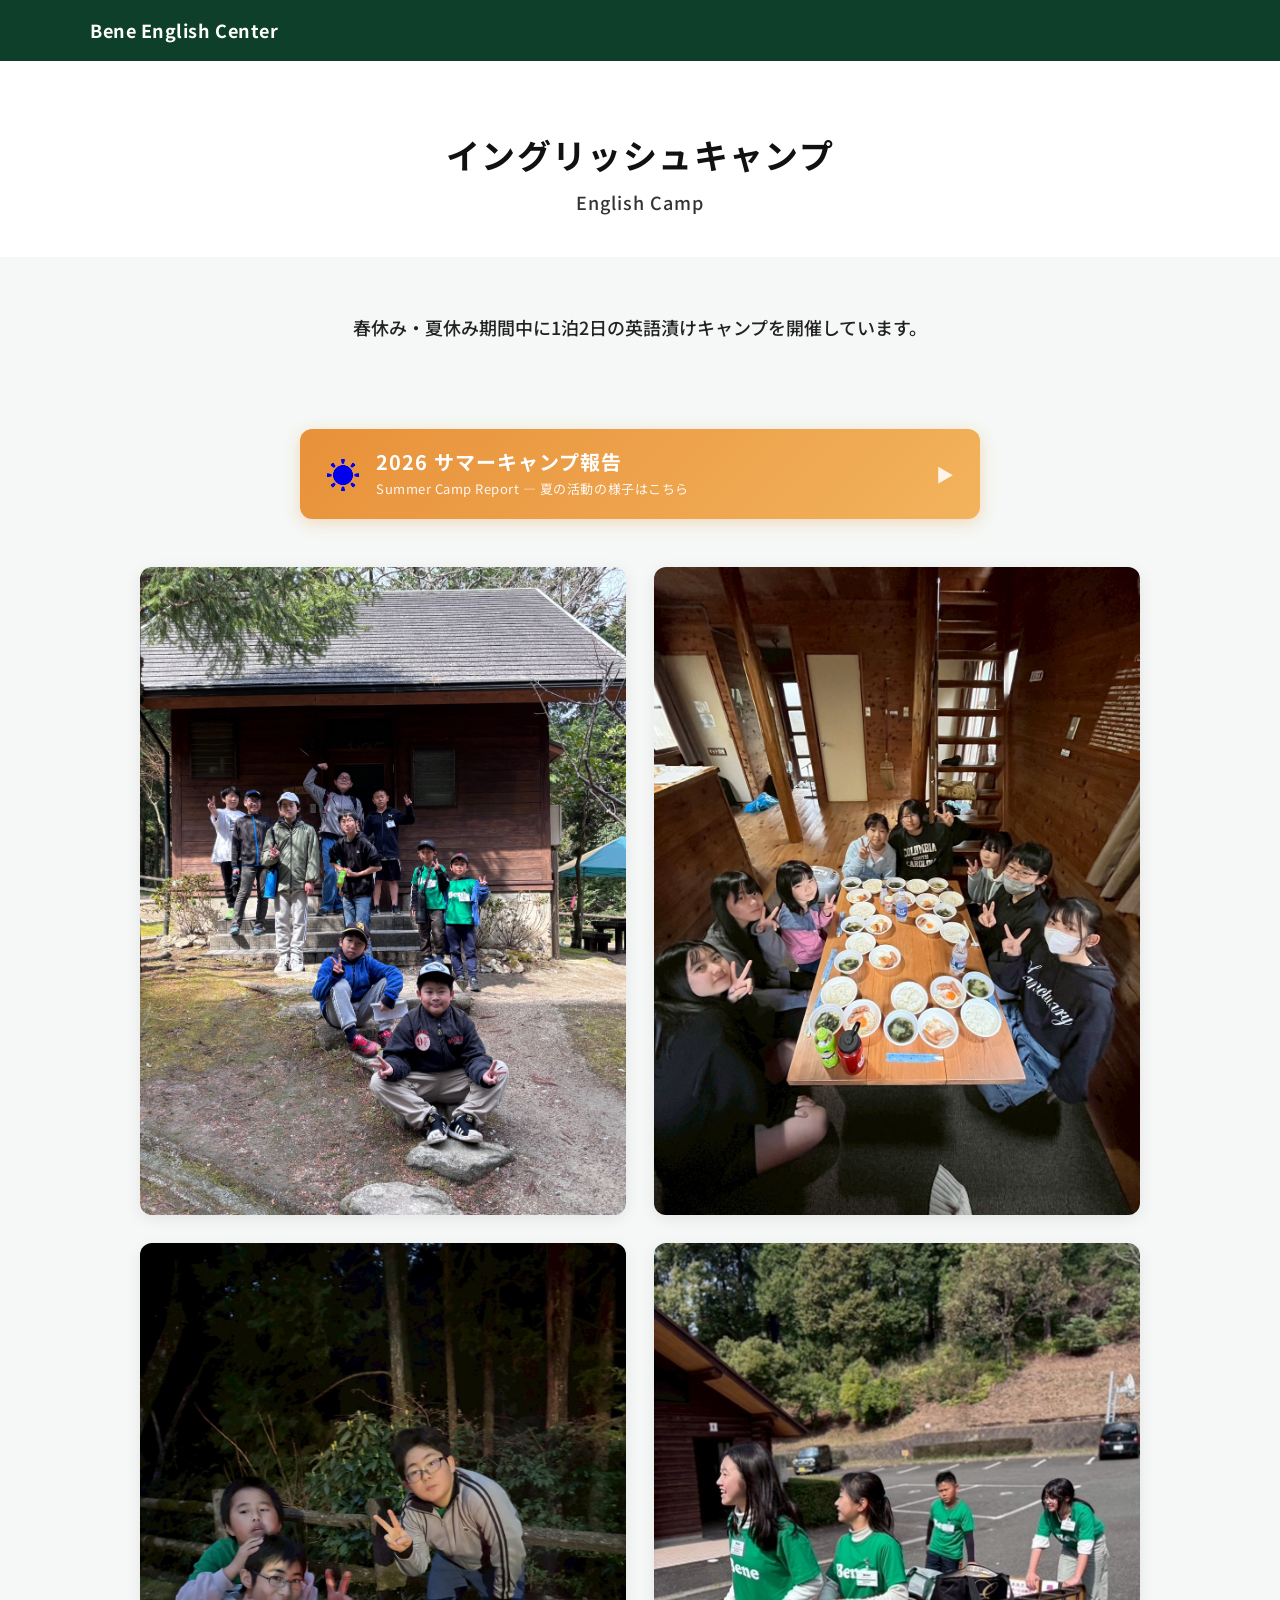
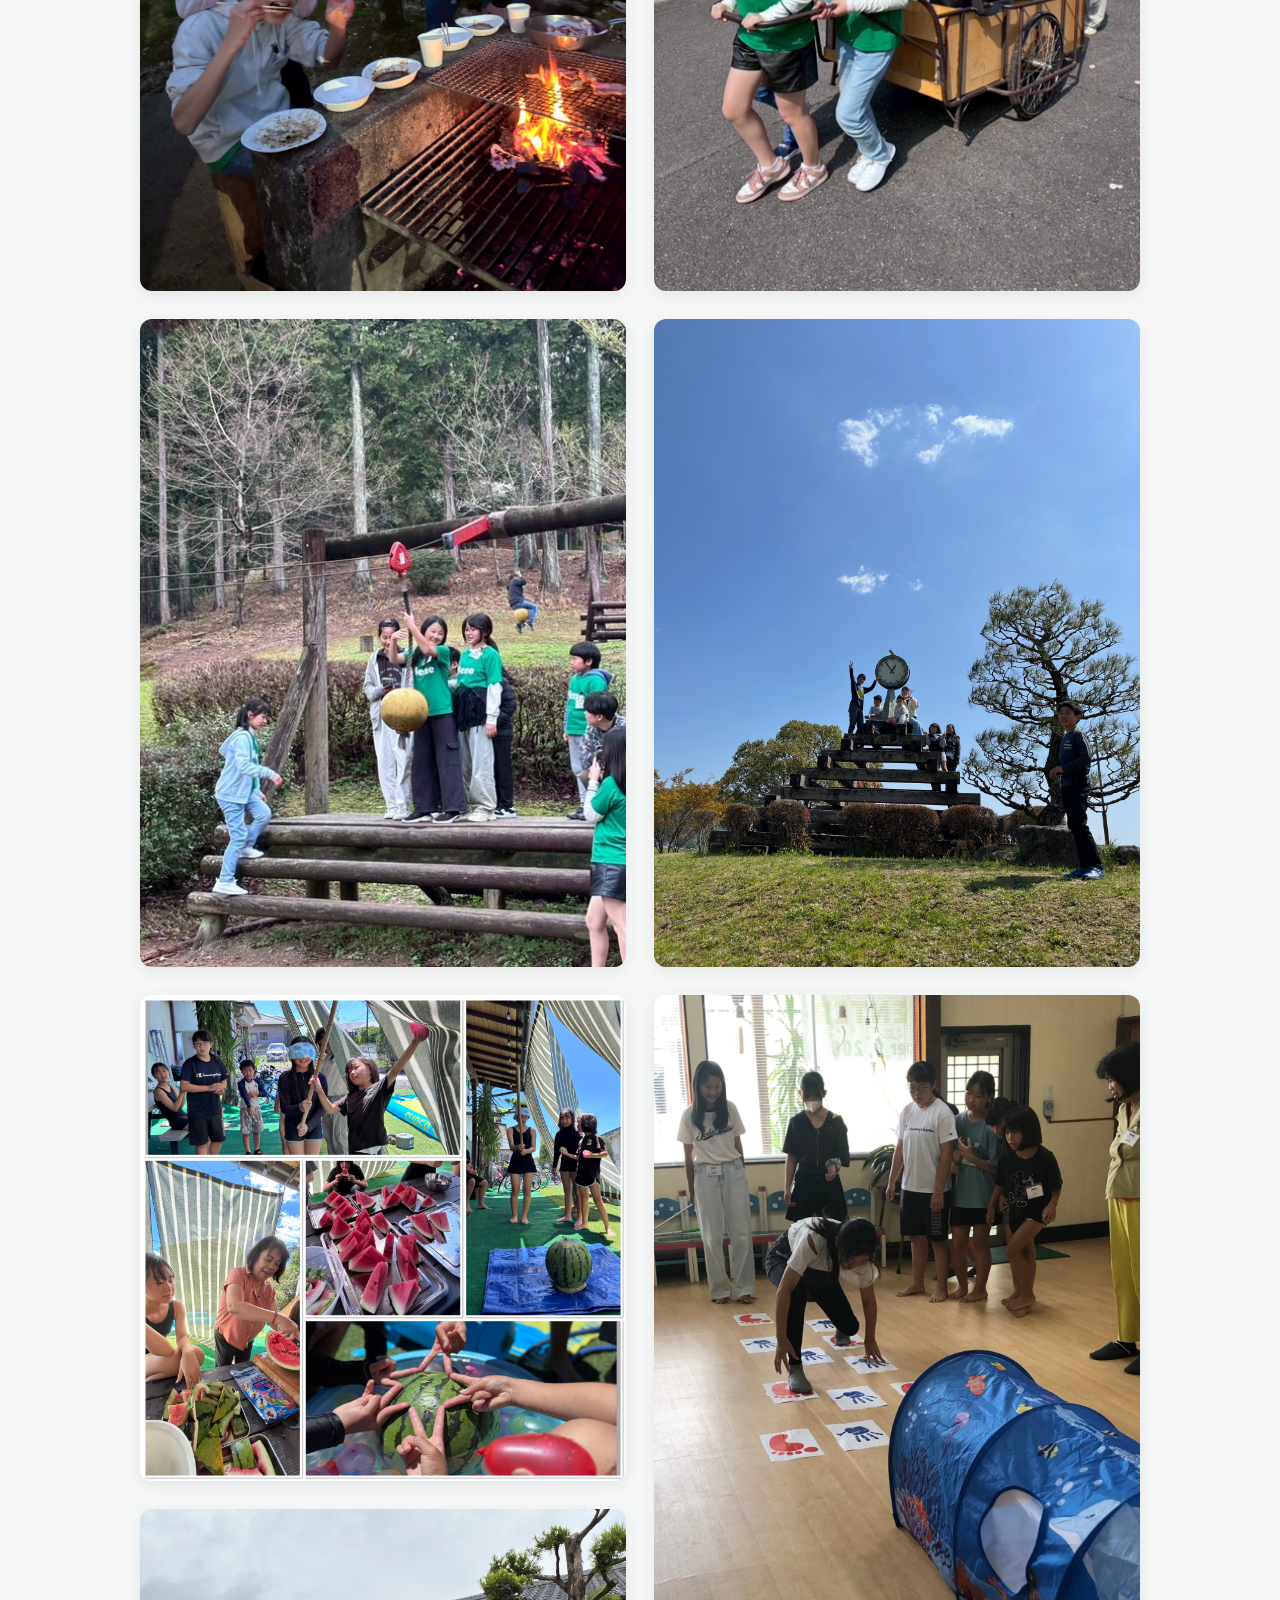
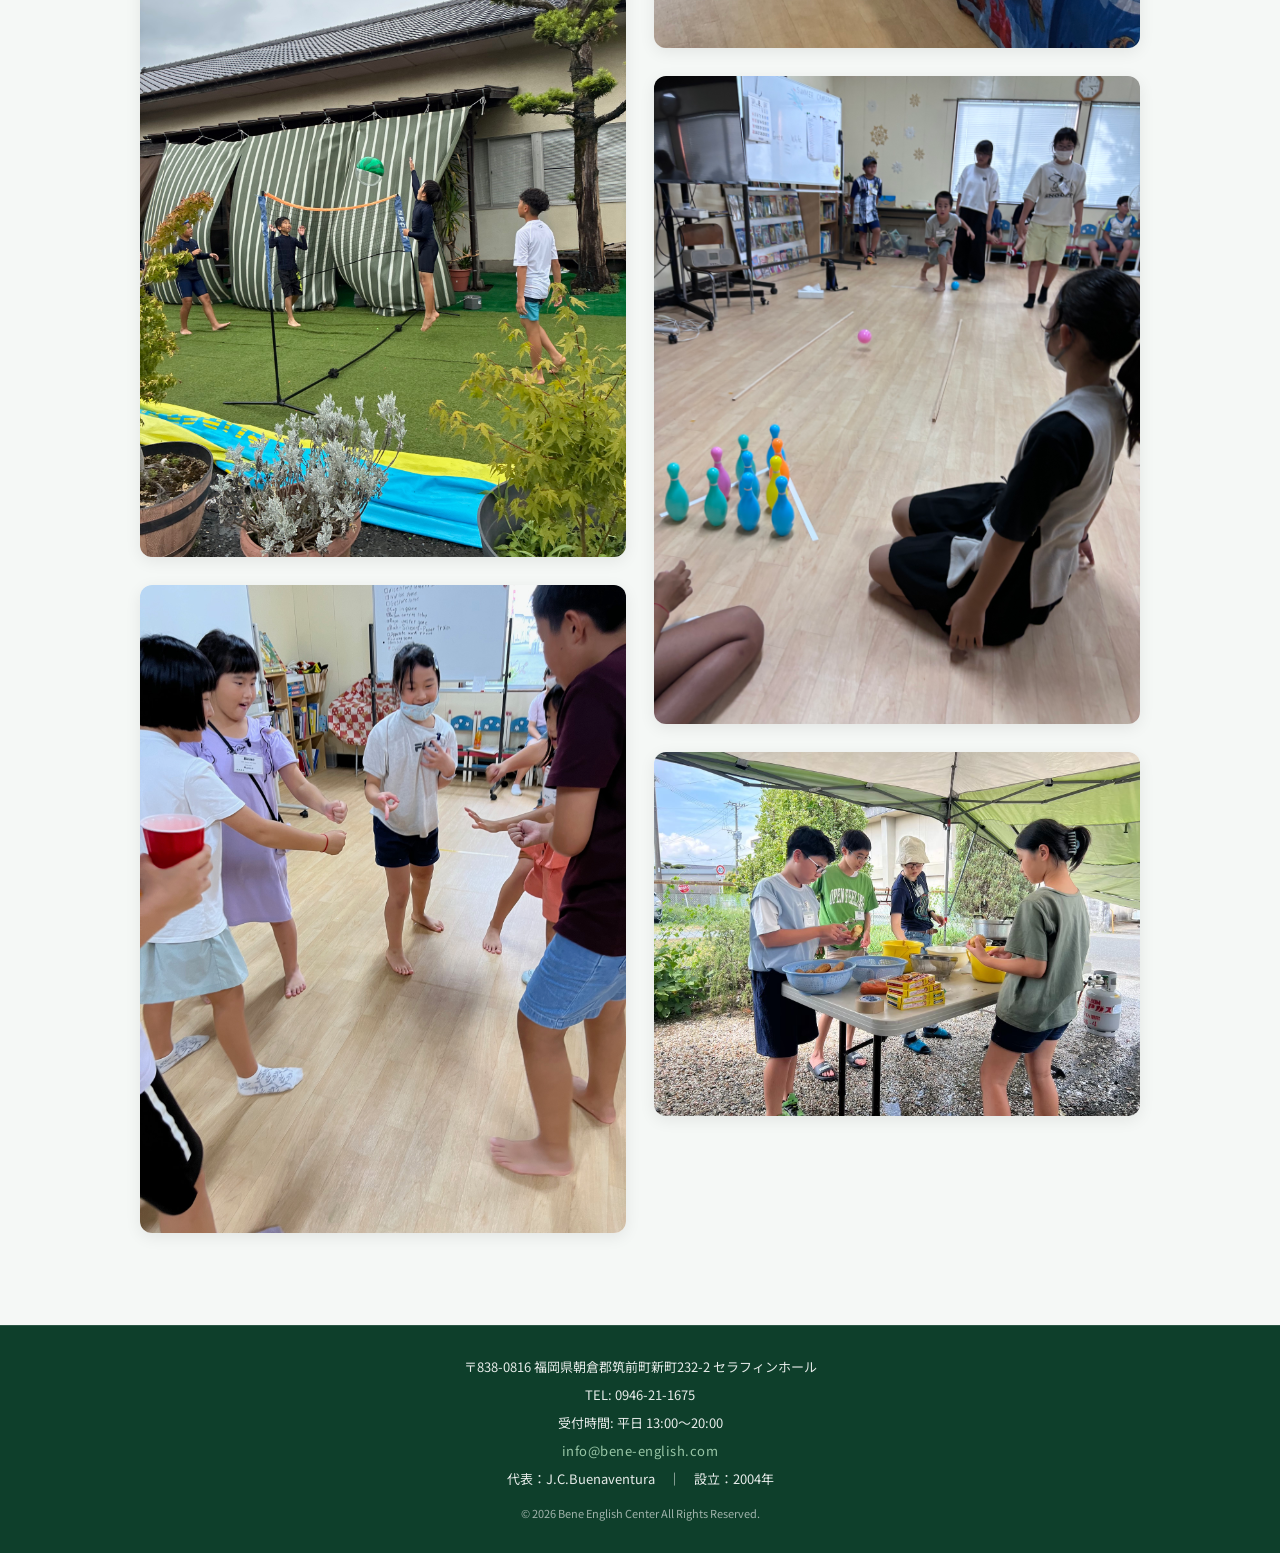
<file: english_camp.html>
<!DOCTYPE html>
<html lang="ja">

<head>
    <meta charset="UTF-8">
    <meta name="viewport" content="width=device-width, initial-scale=1.0">
    <title>イングリッシュキャンプ | ベネイングリッシュセンター</title>
    <meta name="description" content="ベネイングリッシュセンターのイングリッシュキャンプ。春休み・夏休み期間中に1泊2日の英語漬けキャンプを開催しています。">
    <meta name="author" content="Bene English Center">
    <meta property="og:title" content="イングリッシュキャンプ | ベネイングリッシュセンター">
    <meta property="og:description" content="春休み・夏休み期間中に1泊2日の英語漬けキャンプを開催しています。">
    <meta property="og:type" content="website">
    <link rel="canonical" href="https://www.bene-english.com/english_camp.html">
    <meta property="og:url" content="https://www.bene-english.com/english_camp.html">
    <!-- <meta property="og:url" content="https://beneenglishcenter.github.io/bene-english-center/english_camp.html">
    <link rel="canonical" href="https://beneenglishcenter.github.io/bene-english-center/english_camp.html"> -->
    <link rel="stylesheet" href="style.css">
    <link rel="preconnect" href="https://fonts.googleapis.com">
    <link rel="preconnect" href="https://fonts.gstatic.com" crossorigin>
    <link
        href="https://fonts.googleapis.com/css2?family=Cormorant+Garamond:ital,wght@0,400;0,600;1,400&family=Noto+Sans+JP:wght@400;500;700&family=Zen+Kurenaido&display=swap"
        rel="stylesheet">
</head>

<body>

    <header class="header">
        <div class="container">
            <h1 class="logo">
                <a href="index.html">Bene English Center</a>
            </h1>
            <button class="hamburger" id="hamburger" type="button" aria-label="メニューを開く">
                <span></span>
                <span></span>
                <span></span>
            </button>

            <nav class="nav" id="nav">
                <ul class="nav-list">
                    <li><a href="/">トップページ</a></li>
                    <li><a href="center.html">センター案内</a></li>
                    <li><a href="class.html">クラス案内</a></li>
                    <li><a href="schedule.html">年間スケジュール</a></li>
                    <li><a href="study_tour.html">海外研修</a></li>
                    <li><a href="english_camp.html">イングリッシュキャンプ</a></li>
                    <li><a href="eiken.html">英検</a></li>
                    <li><a href="access.html">アクセス</a></li>
                </ul>
            </nav>
        </div>
    </header>

    <div class="overlay" id="overlay"></div>

    <main class="main-content">

        <!-- 見出し -->
        <section class="section-headline">
            <h2 class="headline-ja">イングリッシュキャンプ</h2>
            <p class="headline-en">English Camp</p>
        </section>

        <!-- 説明文 -->
        <section class="section-body">
            <p class="body-ja">春休み・夏休み期間中に1泊2日の英語漬けキャンプを開催しています。</p>
        </section>

        <!-- サマーキャンプ報告ページへのリンク -->
        <section class="section-report-link">
            <a href="summer2026.html" class="report-link-btn">
                <span class="report-link-icon">☀️</span>
                <span class="report-link-text">
                    <span class="report-link-title">2026 サマーキャンプ報告</span>
                    <span class="report-link-sub">Summer Camp Report — 夏の活動の様子はこちら</span>
                </span>
                <span class="report-link-arrow">▶</span>
            </a>
        </section>

        <!-- フォトギャラリー -->
        <section class="section-gallery">
            <div class="gallery-wrapper">

                <div class="gallery-item">
                    <img src="image/camp/spring_camp.jpeg" alt="Aliso Viejo 2017">
                </div>

                <div class="gallery-item">
                    <img src="image/camp/spring_camp2.JPEG" alt="Christmas Party 2018">
                </div>

                <div class="gallery-item">
                    <img src="image/camp/spring_camp3.JPEG" alt="Disney Land 2024">
                </div>

                <div class="gallery-item">
                    <img src="image/camp/spring_camp4.JPEG" alt="Dodger Stadium 2025">
                </div>

                <div class="gallery-item">
                    <img src="image/camp/spring_camp5.JPEG" alt="Lake Elsinore 2015">
                </div>

                <div class="gallery-item">
                    <img src="image/camp/spring_camp6.jpeg" alt="San Francisco 2017">
                </div>

                <div class="gallery-item">
                    <img src="image/camp/summer_camp1.JPG" alt="Santa Monica 2024">
                </div>

                <div class="gallery-item">
                    <img src="image/camp/summer_camp2.jpeg" alt="Statue of Liberty 2014">
                </div>

                <div class="gallery-item">
                    <img src="image/camp/summer_camp3.jpeg" alt="Universal Studios 2025">
                </div>

                <div class="gallery-item">
                    <img src="image/camp/summer_camp4.jpeg" alt="Santa Monica 2024">
                </div>

                <div class="gallery-item">
                    <img src="image/camp/summer_camp5.jpeg" alt="Statue of Liberty 2014">
                </div>

                <div class="gallery-item">
                    <img src="image/camp/summer_camp6.jpg" alt="Universal Studios 2025">
                </div>

            </div>
        </section>

    </main>

    <footer class="footer">
        <div class="container">
            <div class="footer-info">
                <p>〒838-0816 福岡県朝倉郡筑前町新町232-2 セラフィンホール</p>
                <p>TEL: 0946-21-1675</p>
                <p>受付時間: 平日 13:00〜20:00</p>
                <p><a href="mailto:info@bene-english.com" class="footer-mail">info@bene-english.com</a></p>
                <p>代表：J.C.Buenaventura　｜　設立：2004年</p>
                <p class="copyright">
                    © <span id="year"></span> Bene English Center All Rights Reserved.
                </p>
            </div>
        </div>
    </footer>

    <!-- トップに戻るボタン -->
    <button class="scroll-top" id="scrollTop" aria-label="トップに戻る">▲</button>

    <script src="main.js"></script>
</body>

</html>
</file>
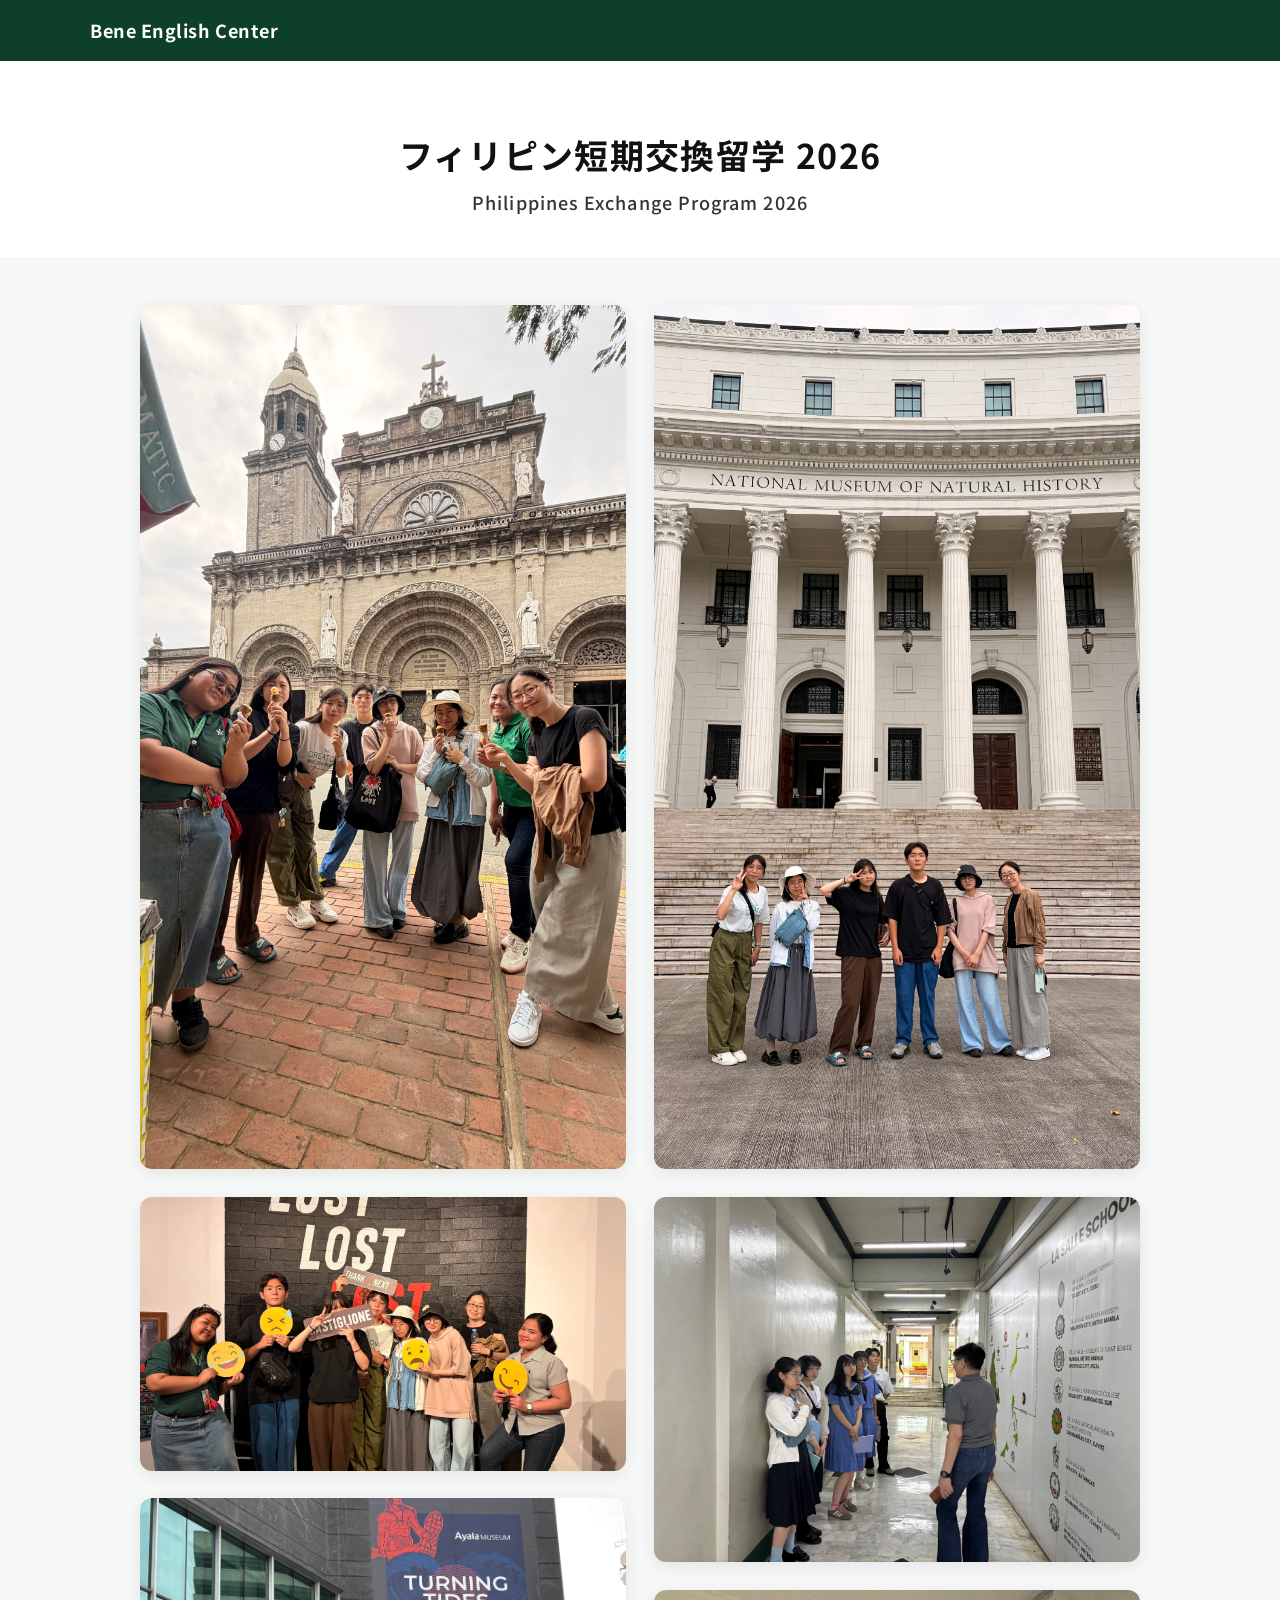
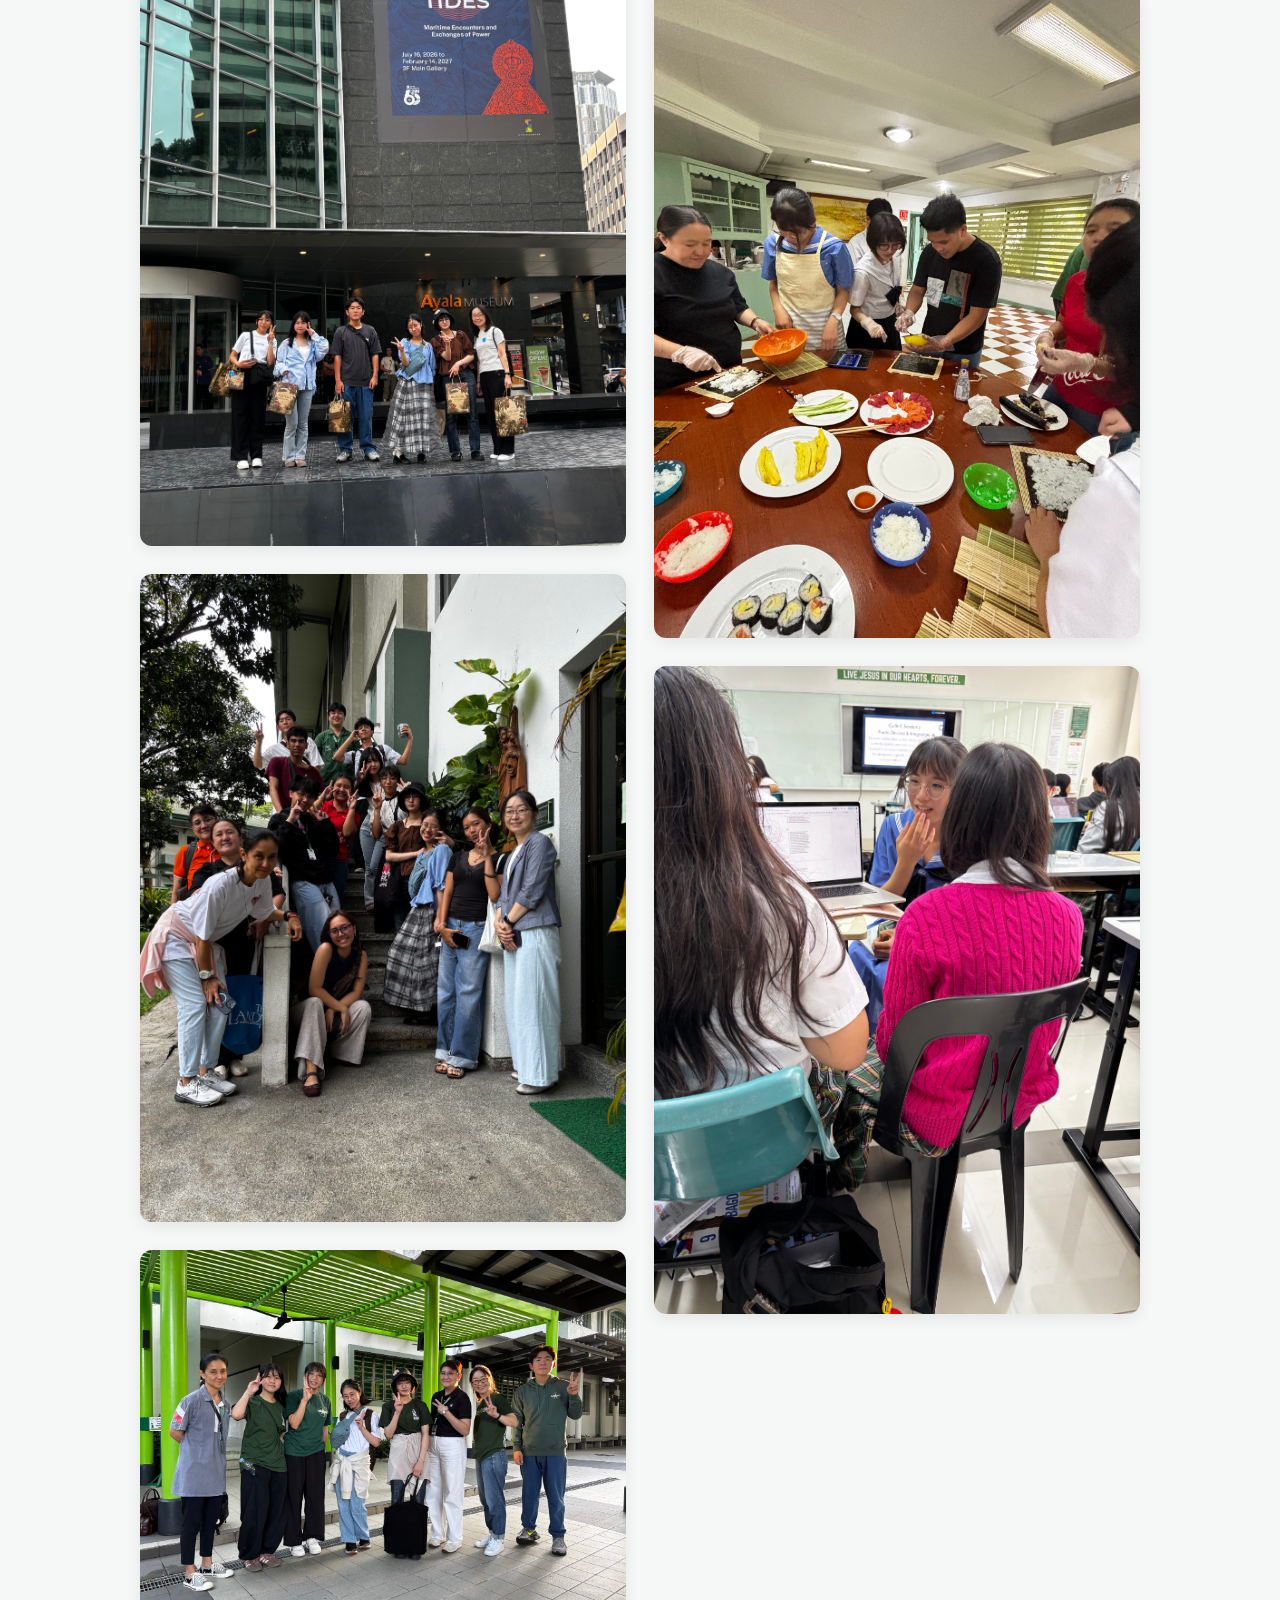
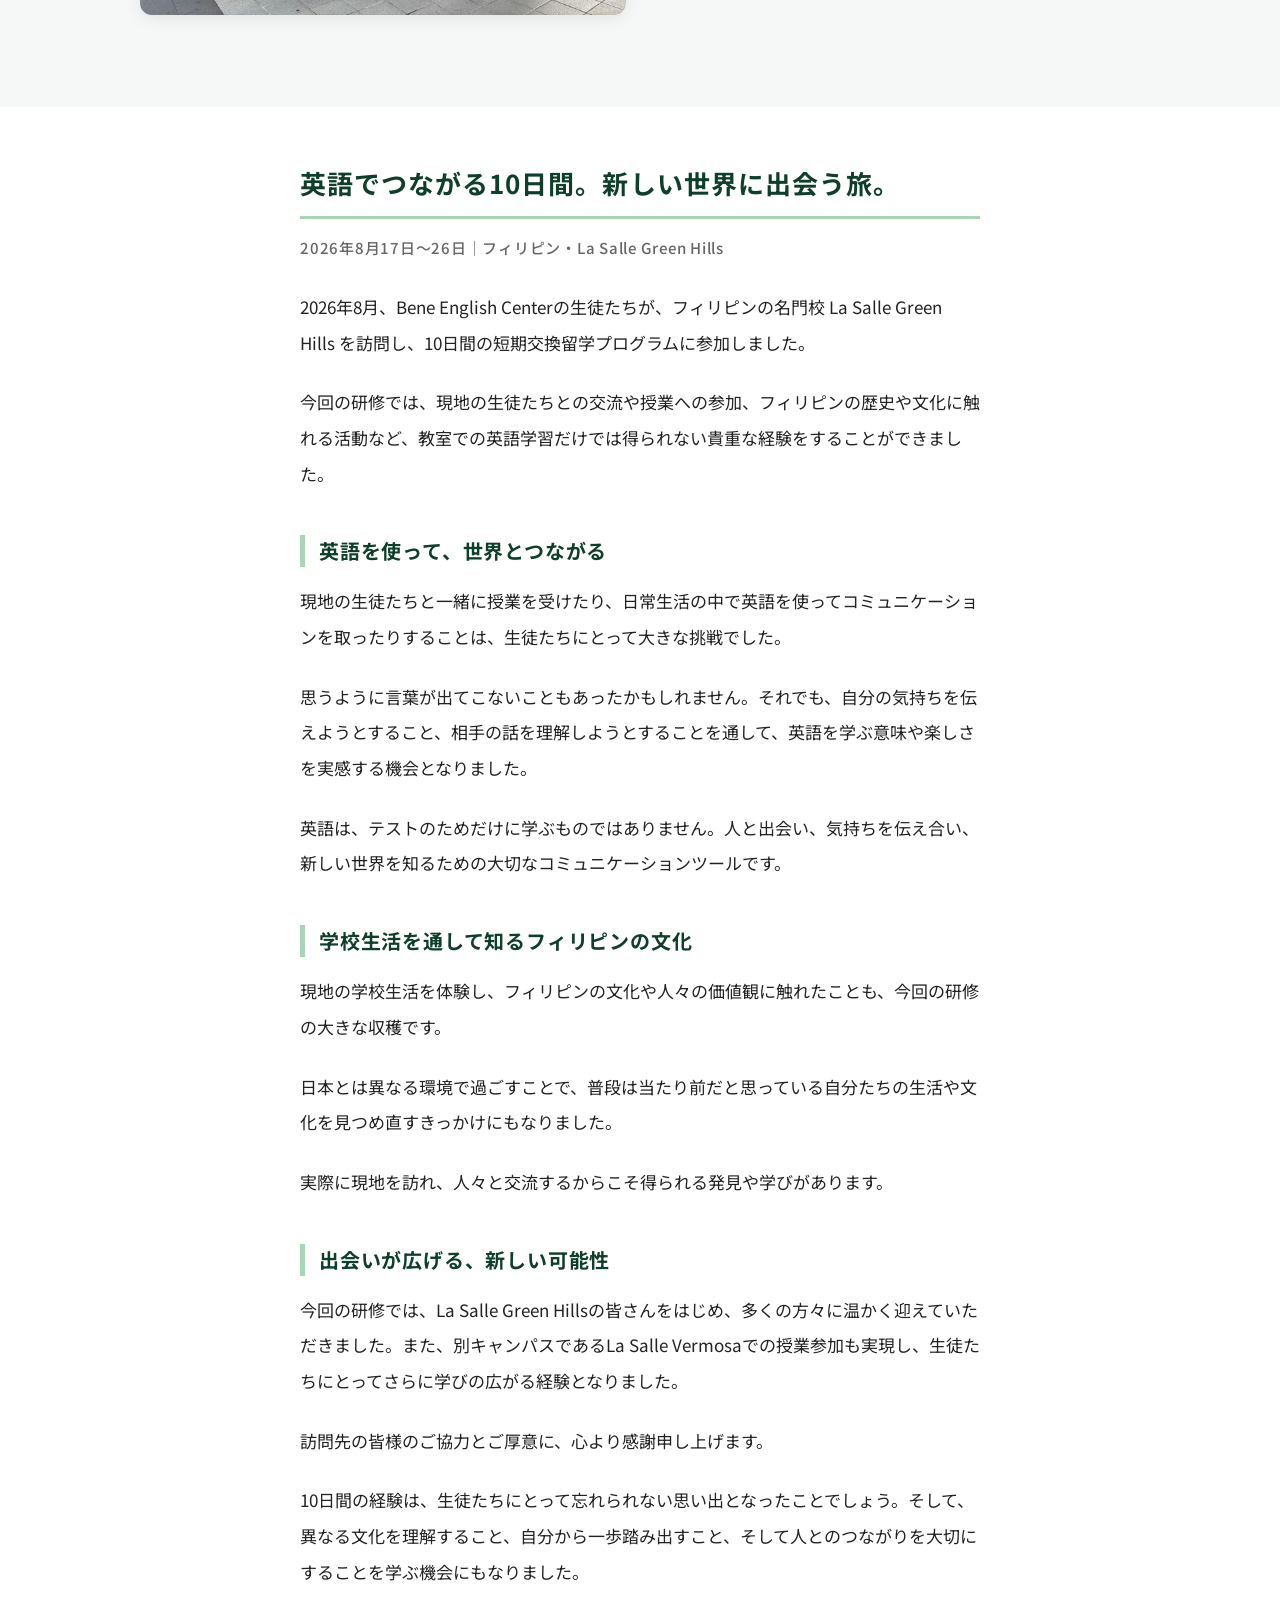
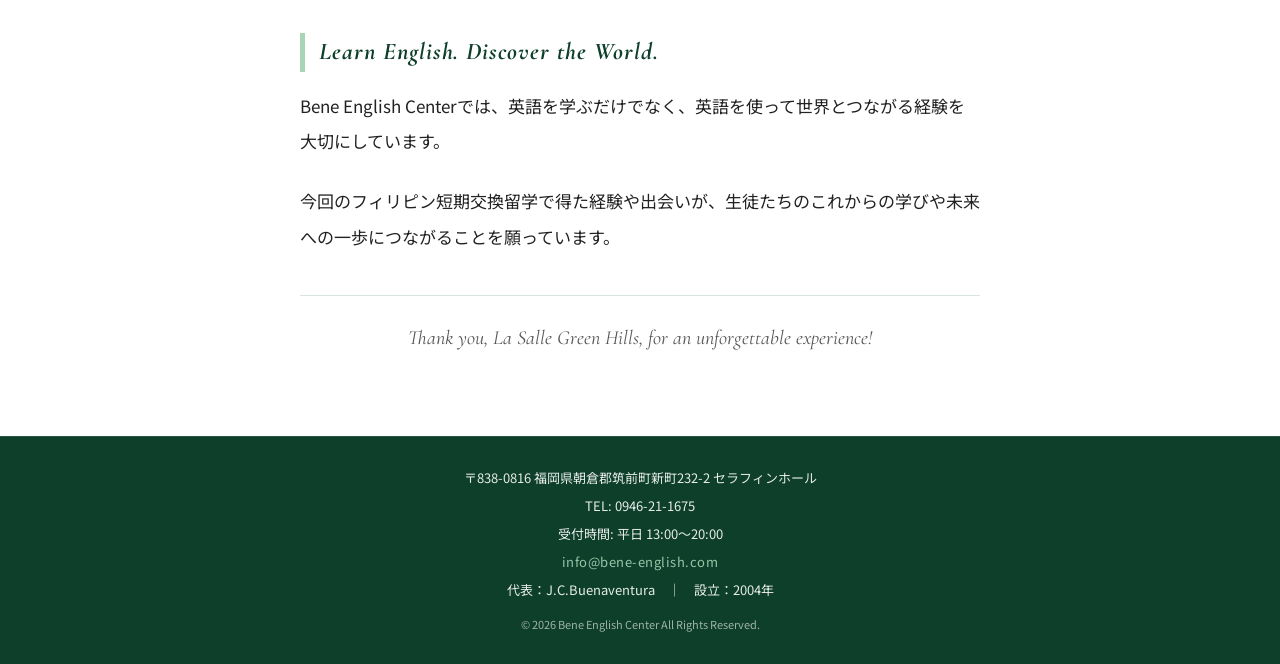
<file: la_salle.html>
<!DOCTYPE html>
<html lang="ja">

<head>
    <meta charset="UTF-8">
    <meta name="viewport" content="width=device-width, initial-scale=1.0">
    <title>フィリピン短期交換留学 2026 | ベネイングリッシュセンター</title>
    <meta name="description" content="2026年8月、ベネイングリッシュセンターの生徒たちがフィリピンのLa Salle Green Hillsを訪問し、10日間の短期交換留学に参加しました。その様子をご紹介します。">
    <meta name="author" content="Bene English Center">
    <meta property="og:title" content="フィリピン短期交換留学 2026 | ベネイングリッシュセンター">
    <meta property="og:description" content="英語でつながる10日間。フィリピン・La Salle Green Hillsでの短期交換留学の様子をご紹介します。">
    <meta property="og:type" content="article">
    <meta property="og:image" content="https://www.bene-english.com/image/la_salle/la_salle7.jpeg">
    <link rel="canonical" href="https://www.bene-english.com/la_salle.html">
    <meta property="og:url" content="https://www.bene-english.com/la_salle.html">
    <link rel="stylesheet" href="style.css">
    <link rel="preconnect" href="https://fonts.googleapis.com">
    <link rel="preconnect" href="https://fonts.gstatic.com" crossorigin>
    <link
        href="https://fonts.googleapis.com/css2?family=Cormorant+Garamond:ital,wght@0,400;0,600;1,400&family=Noto+Sans+JP:wght@400;500;700&family=Zen+Kurenaido&display=swap"
        rel="stylesheet">
</head>

<body>

    <header class="header">
        <div class="container">
            <h1 class="logo">
                <a href="index.html">Bene English Center</a>
            </h1>
            <button class="hamburger" id="hamburger" type="button" aria-label="メニューを開く">
                <span></span>
                <span></span>
                <span></span>
            </button>

            <nav class="nav" id="nav">
                <ul class="nav-list">
                    <li><a href="/">トップページ</a></li>
                    <li><a href="center.html">センター案内</a></li>
                    <li><a href="class.html">クラス案内</a></li>
                    <li><a href="schedule.html">年間スケジュール</a></li>
                    <li><a href="study_tour.html">海外研修</a></li>
                    <li><a href="english_camp.html">イングリッシュキャンプ</a></li>
                    <li><a href="eiken.html">英検</a></li>
                    <li><a href="access.html">アクセス</a></li>
                </ul>
            </nav>
        </div>
    </header>

    <div class="overlay" id="overlay"></div>

    <main class="main-content">

        <!-- 見出し -->
        <section class="section-headline">
            <h2 class="headline-ja">フィリピン短期交換留学 2026</h2>
            <p class="headline-en">Philippines Exchange Program 2026</p>
        </section>

        <!-- フォトギャラリー -->
        <section class="section-gallery">
            <div class="gallery-wrapper">

                <div class="gallery-item">
                    <img src="image/La_Salle/La_Salle1.JPG" width="900" height="1600"
                        alt="ラサール訪問 歴史ある教会の前でアイスを食べる様子">
                </div>

                <div class="gallery-item">
                    <img src="image/La_Salle/La_Salle2.JPG" width="900" height="1600"
                        alt="ラサール訪問 国立自然史博物館の前での集合写真">
                </div>

                <div class="gallery-item">
                    <img src="image/La_Salle/La_Salle3.JPG" width="1600" height="900"
                        alt="ラサール訪問 体験型施設でのグループ写真">
                </div>

                <div class="gallery-item">
                    <img src="image/La_Salle/La_Salle4.jpeg" width="1600" height="1200"
                        alt="ラサール訪問 校舎で説明を聞く様子">
                </div>

                <div class="gallery-item">
                    <img src="image/La_Salle/La_Salle5.jpeg" width="1200" height="1600"
                        alt="ラサール訪問 アヤラ博物館の前での集合写真">
                </div>

                <div class="gallery-item">
                    <img src="image/La_Salle/La_Salle6.jpeg" width="1200" height="1600"
                        alt="ラサール訪問 みんなで巻き寿司を作る様子">
                </div>

                <div class="gallery-item">
                    <img src="image/La_Salle/La_Salle7.jpeg" width="1200" height="1600"
                        alt="ラサール訪問 現地の生徒・先生方との集合写真">
                </div>

                <div class="gallery-item">
                    <img src="image/La_Salle/La_Salle8.jpeg" width="1200" height="1600"
                        alt="ラサール訪問 現地の授業に参加する様子">
                </div>

                <div class="gallery-item">
                    <img src="image/La_Salle/La_Salle9.jpeg" width="1600" height="1200"
                        alt="ラサール訪問 校内での集合写真">
                </div>

            </div>
        </section>

        <!-- ブログ本文 -->
        <section class="section-blog">
            <article class="blog-article">

                <h3 class="blog-title">英語でつながる10日間。新しい世界に出会う旅。</h3>

                <p class="blog-meta">2026年8月17日〜26日｜フィリピン・La Salle Green Hills</p>

                <p>2026年8月、Bene English Centerの生徒たちが、フィリピンの名門校 La Salle Green Hills を訪問し、10日間の短期交換留学プログラムに参加しました。</p>

                <p>今回の研修では、現地の生徒たちとの交流や授業への参加、フィリピンの歴史や文化に触れる活動など、教室での英語学習だけでは得られない貴重な経験をすることができました。</p>

                <h4 class="blog-subtitle">英語を使って、世界とつながる</h4>

                <p>現地の生徒たちと一緒に授業を受けたり、日常生活の中で英語を使ってコミュニケーションを取ったりすることは、生徒たちにとって大きな挑戦でした。</p>

                <p>思うように言葉が出てこないこともあったかもしれません。それでも、自分の気持ちを伝えようとすること、相手の話を理解しようとすることを通して、英語を学ぶ意味や楽しさを実感する機会となりました。</p>

                <p>英語は、テストのためだけに学ぶものではありません。人と出会い、気持ちを伝え合い、新しい世界を知るための大切なコミュニケーションツールです。</p>

                <h4 class="blog-subtitle">学校生活を通して知るフィリピンの文化</h4>

                <p>現地の学校生活を体験し、フィリピンの文化や人々の価値観に触れたことも、今回の研修の大きな収穫です。</p>

                <p>日本とは異なる環境で過ごすことで、普段は当たり前だと思っている自分たちの生活や文化を見つめ直すきっかけにもなりました。</p>

                <p>実際に現地を訪れ、人々と交流するからこそ得られる発見や学びがあります。</p>

                <h4 class="blog-subtitle">出会いが広げる、新しい可能性</h4>

                <p>今回の研修では、La Salle Green Hillsの皆さんをはじめ、多くの方々に温かく迎えていただきました。また、別キャンパスであるLa Salle Vermosaでの授業参加も実現し、生徒たちにとってさらに学びの広がる経験となりました。</p>

                <p>訪問先の皆様のご協力とご厚意に、心より感謝申し上げます。</p>

                <p>10日間の経験は、生徒たちにとって忘れられない思い出となったことでしょう。そして、異なる文化を理解すること、自分から一歩踏み出すこと、そして人とのつながりを大切にすることを学ぶ機会にもなりました。</p>

                <h4 class="blog-subtitle blog-subtitle--en">Learn English. Discover the World.</h4>

                <p>Bene English Centerでは、英語を学ぶだけでなく、英語を使って世界とつながる経験を大切にしています。</p>

                <p>今回のフィリピン短期交換留学で得た経験や出会いが、生徒たちのこれからの学びや未来への一歩につながることを願っています。</p>

                <p class="blog-en">Thank you, La Salle Green Hills, for an unforgettable experience!</p>

            </article>
        </section>

    </main>

    <footer class="footer">
        <div class="container">
            <div class="footer-info">
                <p>〒838-0816 福岡県朝倉郡筑前町新町232-2 セラフィンホール</p>
                <p>TEL: 0946-21-1675</p>
                <p>受付時間: 平日 13:00〜20:00</p>
                <p><a href="mailto:info@bene-english.com" class="footer-mail">info@bene-english.com</a></p>
                <p>代表：J.C.Buenaventura　｜　設立：2004年</p>
                <p class="copyright">
                    © <span id="year"></span> Bene English Center All Rights Reserved.
                </p>
            </div>
        </div>
    </footer>

    <!-- トップに戻るボタン -->
    <button class="scroll-top" id="scrollTop" aria-label="トップに戻る">▲</button>

    <script src="main.js"></script>
</body>

</html>
</file>
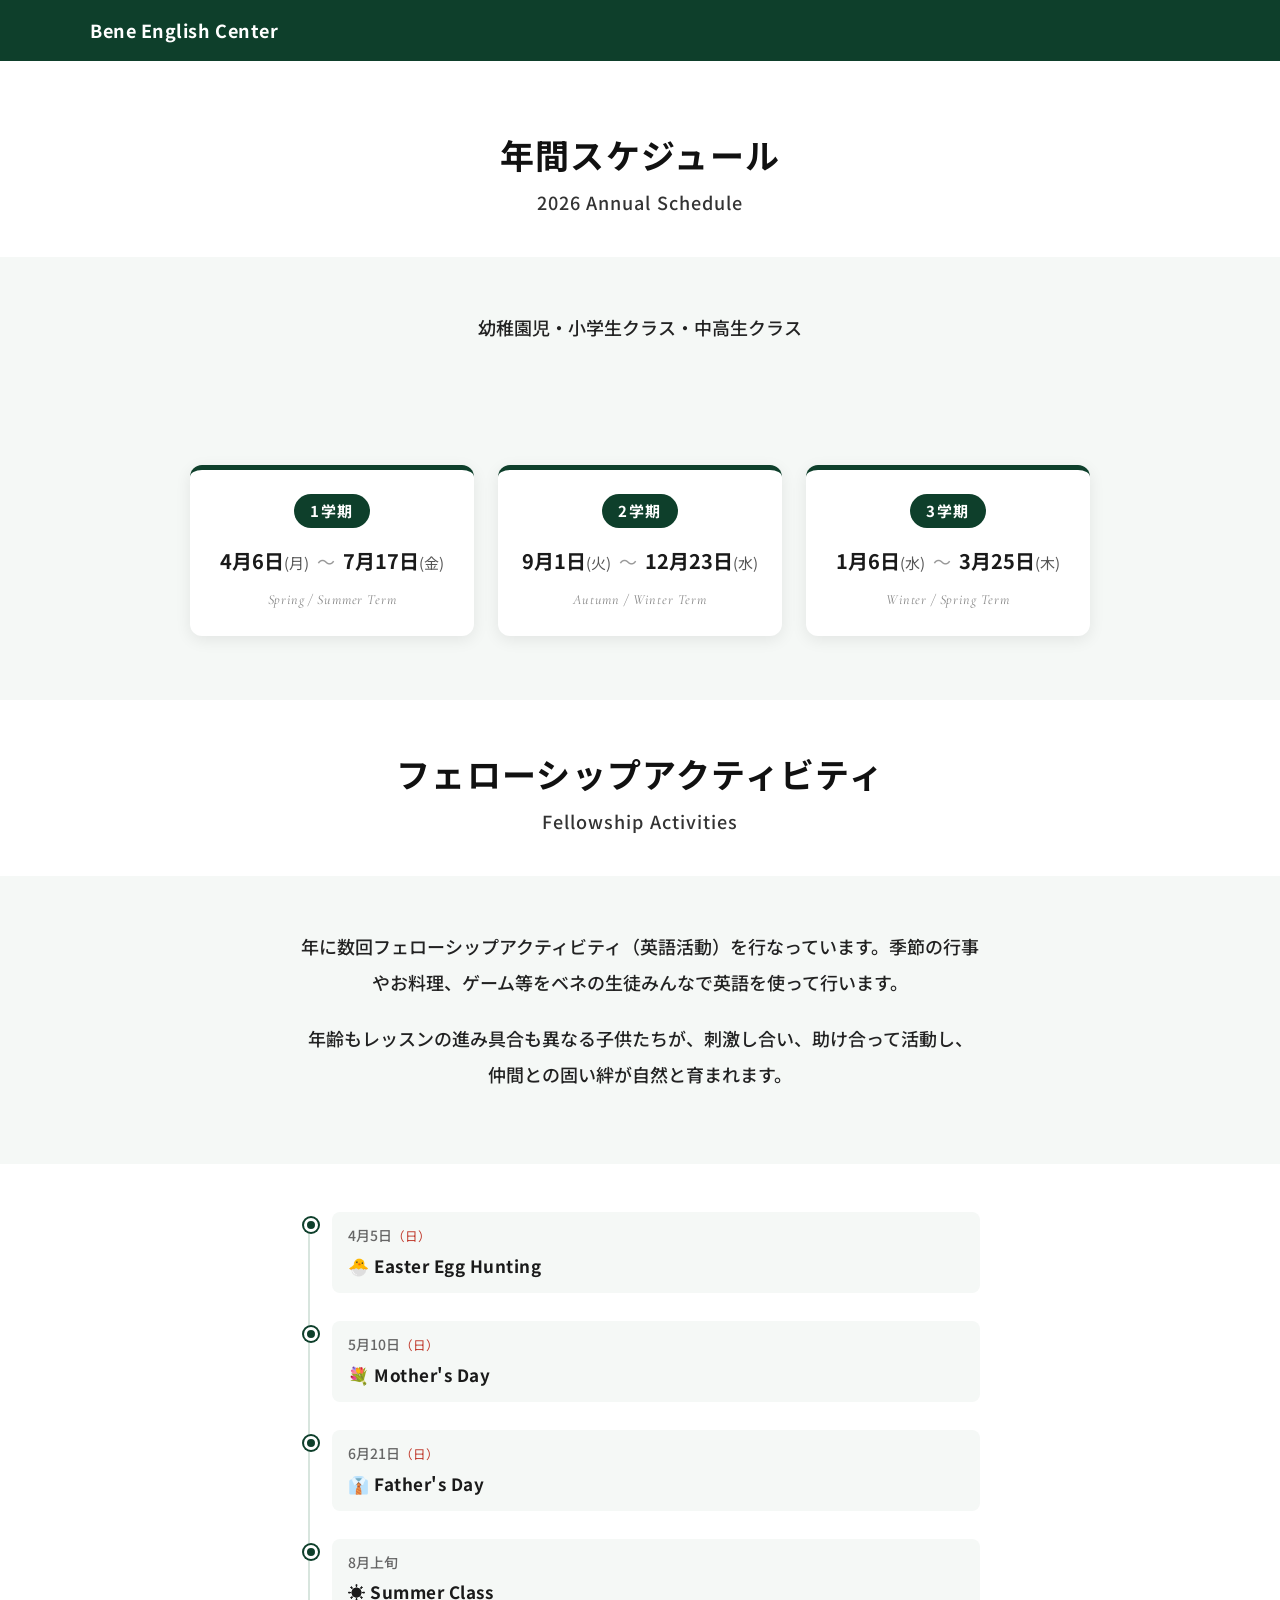
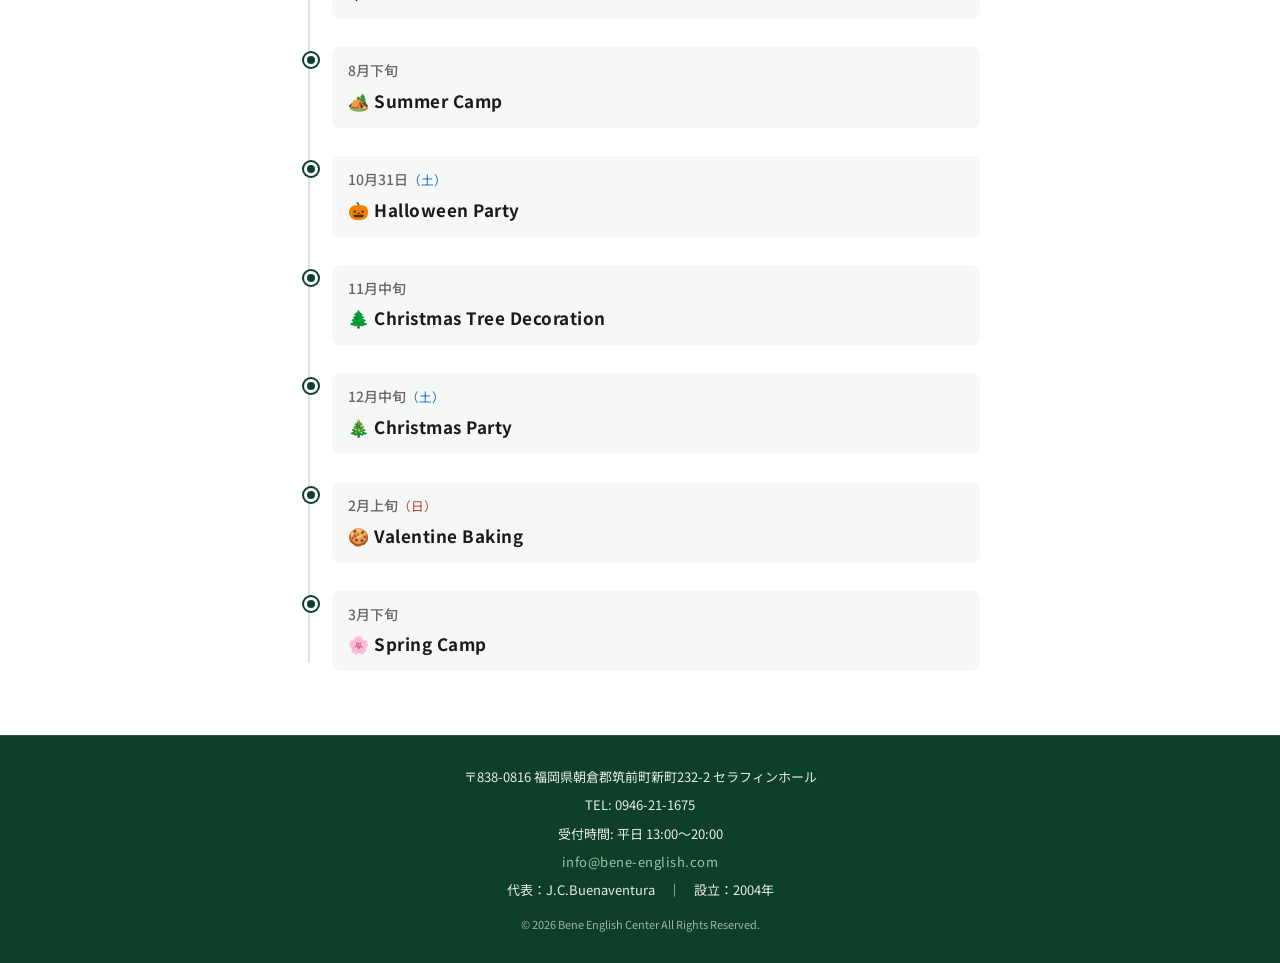
<file: schedule.html>
<!DOCTYPE html>
<html lang="ja">

<head>
    <meta charset="UTF-8">
    <meta name="viewport" content="width=device-width, initial-scale=1.0">
    <title>年間スケジュール | ベネイングリッシュセンター</title>
    <meta name="description" content="ベネイングリッシュセンターの2026年度クラススケジュール。1学期〜3学期の日程とフェローシップアクティビティの年間予定。">
    <meta property="og:title" content="年間スケジュール | ベネイングリッシュセンター">
    <meta property="og:type" content="website">
    <link rel="canonical" href="https://www.bene-english.com/schedule.html">
    <meta property="og:url" content="https://www.bene-english.com/schedule.html">
    <!-- <meta property="og:url" content="https://beneenglishcenter.github.io/bene-english-center/schedule.html">
    <link rel="canonical" href="https://beneenglishcenter.github.io/bene-english-center/schedule.html"> -->
    <link rel="stylesheet" href="style.css">
    <link rel="preconnect" href="https://fonts.googleapis.com">
    <link rel="preconnect" href="https://fonts.gstatic.com" crossorigin>
    <link
        href="https://fonts.googleapis.com/css2?family=Cormorant+Garamond:ital,wght@0,400;0,600;1,400&family=Noto+Sans+JP:wght@400;500;700&family=Zen+Kurenaido&display=swap"
        rel="stylesheet">
</head>

<body>

    <header class="header">
        <div class="container">
            <h1 class="logo">
                <a href="index.html">Bene English Center</a>
            </h1>
            <button class="hamburger" id="hamburger" type="button" aria-label="メニューを開く">
                <span></span>
                <span></span>
                <span></span>
            </button>

            <nav class="nav" id="nav">
                <ul class="nav-list">
                    <li><a href="/">トップページ</a></li>
                    <li><a href="center.html">センター案内</a></li>
                    <li><a href="class.html">クラス案内</a></li>
                    <li><a href="schedule.html">年間スケジュール</a></li>
                    <li><a href="study_tour.html">海外留学</a></li>
                    <li><a href="english_camp.html">イングリッシュキャンプ</a></li>
                    <li><a href="access.html">アクセス</a></li>
                </ul>
            </nav>
        </div>
    </header>

    <div class="overlay" id="overlay"></div>

    <main class="main-content">

        <!-- 見出し -->
        <section class="section-headline">
            <h2 class="headline-ja">年間スケジュール</h2>
            <p class="headline-en">2026 Annual Schedule</p>
        </section>

        <!-- クラス対象 -->
        <section class="section-body">
            <p class="body-ja">幼稚園児・小学生クラス・中高生クラス</p>
        </section>

        <!-- 学期スケジュール -->
        <section class="section-term">
            <div class="term-wrapper">

                <div class="term-card">
                    <div class="term-badge">1学期</div>
                    <div class="term-date">
                        <span class="term-start">4月6日<span class="term-day">(月)</span></span>
                        <span class="term-arrow">〜</span>
                        <span class="term-end">7月17日<span class="term-day fri">(金)</span></span>
                    </div>
                    <p class="term-label">Spring / Summer Term</p>
                </div>

                <div class="term-card">
                    <div class="term-badge">2学期</div>
                    <div class="term-date">
                        <span class="term-start">9月1日<span class="term-day tue">(火)</span></span>
                        <span class="term-arrow">〜</span>
                        <span class="term-end">12月23日<span class="term-day">(水)</span></span>
                    </div>
                    <p class="term-label">Autumn / Winter Term</p>
                </div>

                <div class="term-card">
                    <div class="term-badge">3学期</div>
                    <div class="term-date">
                        <span class="term-start">1月6日<span class="term-day">(水)</span></span>
                        <span class="term-arrow">〜</span>
                        <span class="term-end">3月25日<span class="term-day thu">(木)</span></span>
                    </div>
                    <p class="term-label">Winter / Spring Term</p>
                </div>

            </div>
        </section>

        <!-- フェローシップアクティビティ -->
        <section class="section-headline" style="padding-top: 52px;">
            <h2 class="headline-ja">フェローシップアクティビティ</h2>
            <p class="headline-en">Fellowship Activities</p>
        </section>

        <section class="section-body">
            <p class="body-ja">年に数回フェローシップアクティビティ（英語活動）を行なっています。季節の行事やお料理、ゲーム等をベネの生徒みんなで英語を使って行います。</p>
            <p class="body-ja">年齢もレッスンの進み具合も異なる子供たちが、刺激し合い、助け合って活動し、仲間との固い絆が自然と育まれます。</p>
        </section>

        <!-- タイムライン -->
        <section class="section-timeline">
            <div class="timeline-wrapper">

                <div class="timeline-item">
                    <div class="timeline-dot"></div>
                    <div class="timeline-content">
                        <p class="timeline-date">4月5日<span class="tl-day sun">（日）</span></p>
                        <p class="timeline-event">🐣 Easter Egg Hunting</p>
                    </div>
                </div>

                <div class="timeline-item">
                    <div class="timeline-dot"></div>
                    <div class="timeline-content">
                        <p class="timeline-date">5月10日<span class="tl-day sun">（日）</span></p>
                        <p class="timeline-event">💐 Mother's Day</p>
                    </div>
                </div>

                <div class="timeline-item">
                    <div class="timeline-dot"></div>
                    <div class="timeline-content">
                        <p class="timeline-date">6月21日<span class="tl-day sun">（日）</span></p>
                        <p class="timeline-event">👔 Father's Day</p>
                    </div>
                </div>

                <div class="timeline-item">
                    <div class="timeline-dot"></div>
                    <div class="timeline-content">
                        <p class="timeline-date">8月上旬</p>
                        <p class="timeline-event">☀️ Summer Class</p>
                    </div>
                </div>

                <div class="timeline-item">
                    <div class="timeline-dot"></div>
                    <div class="timeline-content">
                        <p class="timeline-date">8月下旬</p>
                        <p class="timeline-event">🏕️ Summer Camp</p>
                    </div>
                </div>

                <div class="timeline-item">
                    <div class="timeline-dot"></div>
                    <div class="timeline-content">
                        <p class="timeline-date">10月31日<span class="tl-day sat">（土）</span></p>
                        <p class="timeline-event">🎃 Halloween Party</p>
                    </div>
                </div>

                <div class="timeline-item">
                    <div class="timeline-dot"></div>
                    <div class="timeline-content">
                        <p class="timeline-date">11月中旬</p>
                        <p class="timeline-event">🌲 Christmas Tree Decoration</p>
                    </div>
                </div>

                <div class="timeline-item">
                    <div class="timeline-dot"></div>
                    <div class="timeline-content">
                        <p class="timeline-date">12月中旬<span class="tl-day sat">（土）</span></p>
                        <p class="timeline-event">🎄 Christmas Party</p>
                    </div>
                </div>

                <div class="timeline-item">
                    <div class="timeline-dot"></div>
                    <div class="timeline-content">
                        <p class="timeline-date">2月上旬<span class="tl-day sun">（日）</span></p>
                        <p class="timeline-event">🍪 Valentine Baking</p>
                    </div>
                </div>

                <div class="timeline-item">
                    <div class="timeline-dot"></div>
                    <div class="timeline-content">
                        <p class="timeline-date">3月下旬</p>
                        <p class="timeline-event">🌸 Spring Camp</p>
                    </div>
                </div>

            </div>
        </section>

    </main>

    <footer class="footer">
        <div class="container">
            <div class="footer-info">
                <p>〒838-0816 福岡県朝倉郡筑前町新町232-2 セラフィンホール</p>
                <p>TEL: 0946-21-1675</p>
                <p>受付時間: 平日 13:00〜20:00</p>
                <p><a href="mailto:info@bene-english.com" class="footer-mail">info@bene-english.com</a></p>
                <p>代表：J.C.Buenaventura　｜　設立：2004年</p>
                <p class="copyright">
                    © <span id="year"></span> Bene English Center All Rights Reserved.
                </p>
            </div>
        </div>
    </footer>

    <!-- トップに戻るボタン -->
    <button class="scroll-top" id="scrollTop" aria-label="トップに戻る">▲</button>

    <script src="main.js"></script>
</body>

</html>
</file>
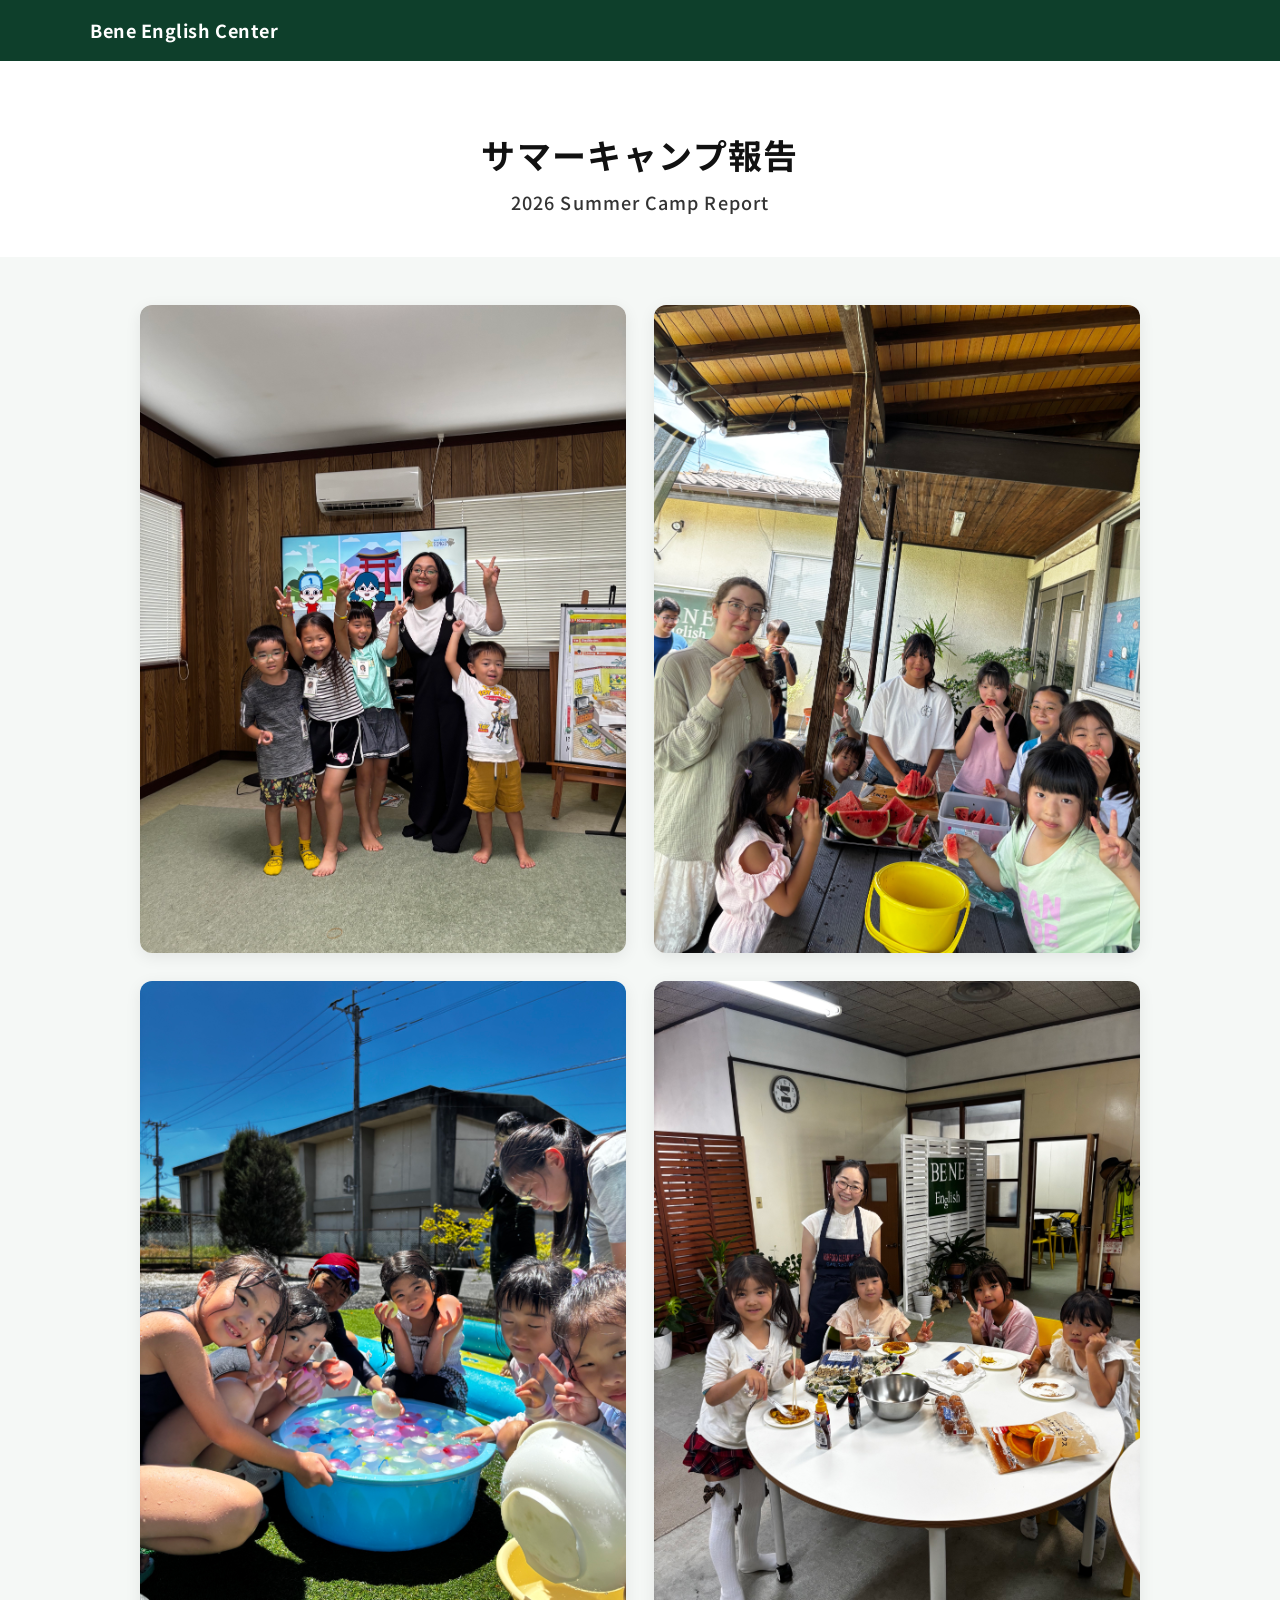
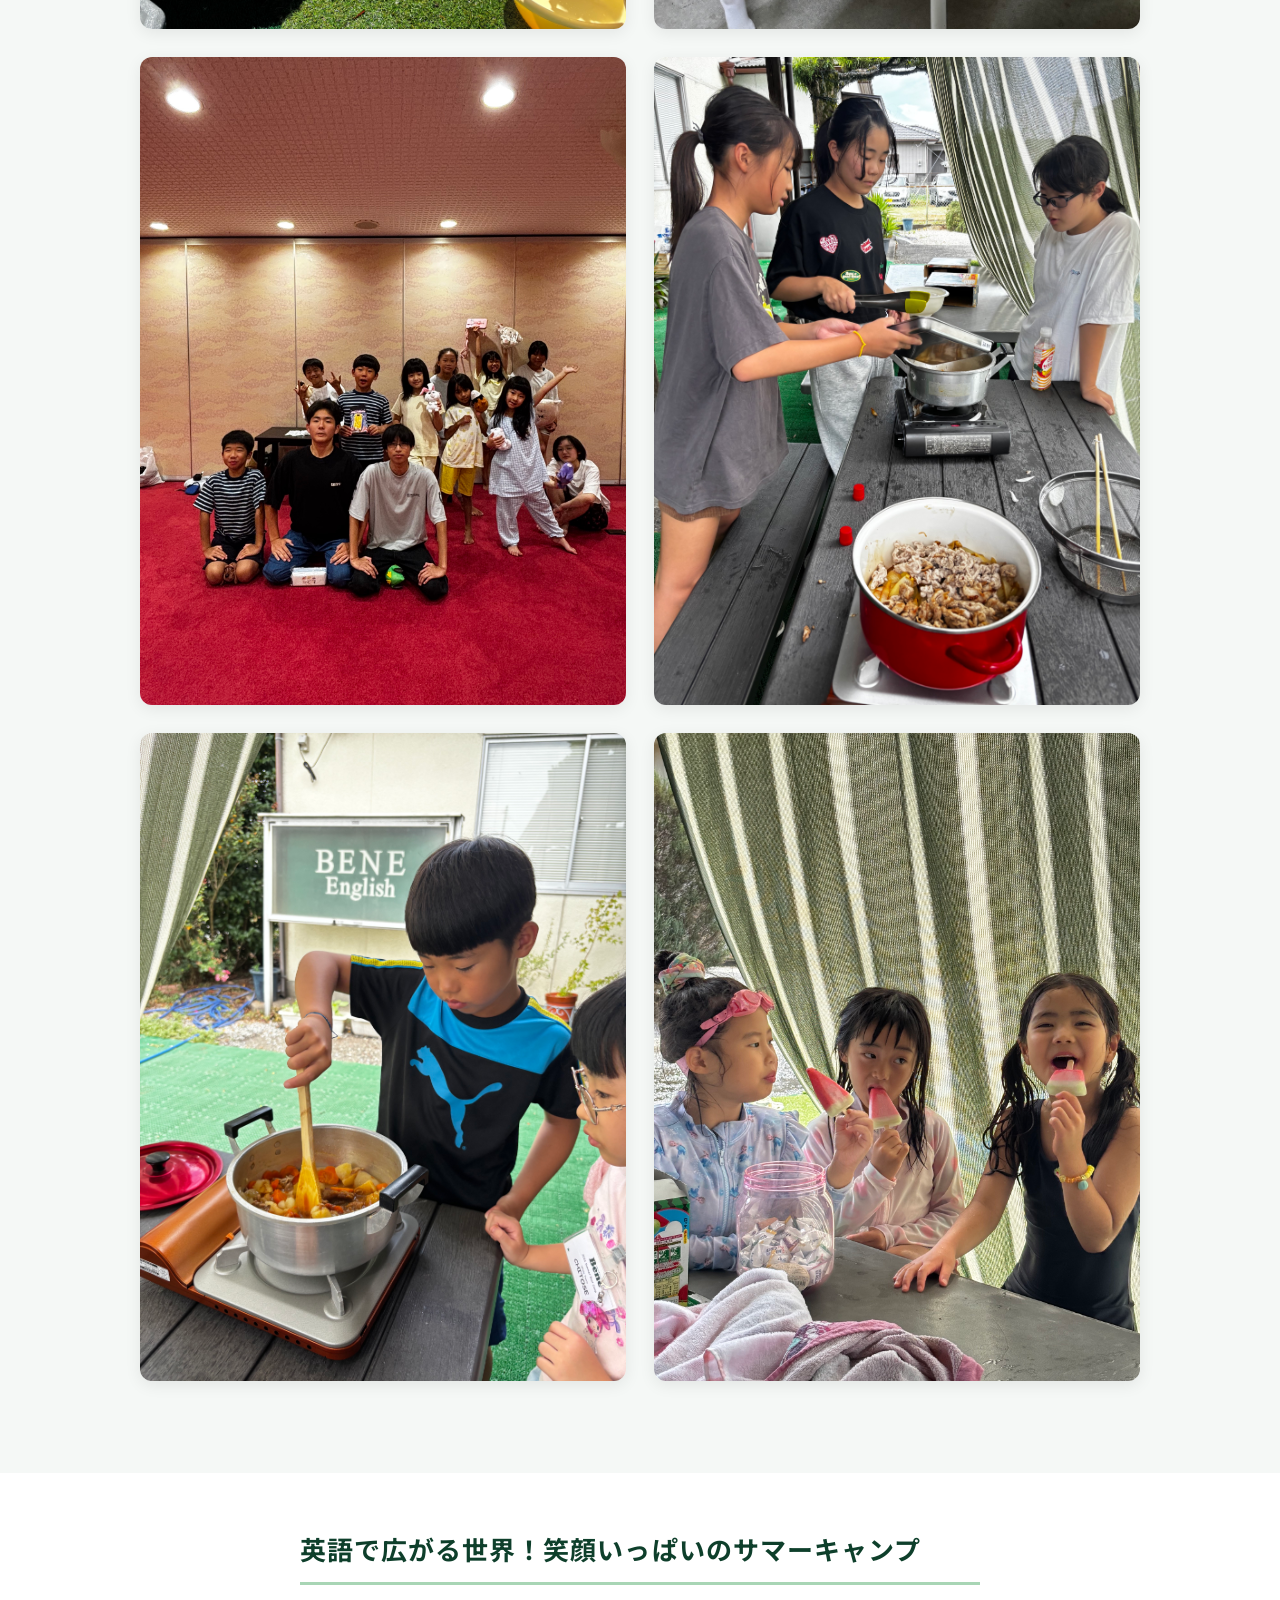
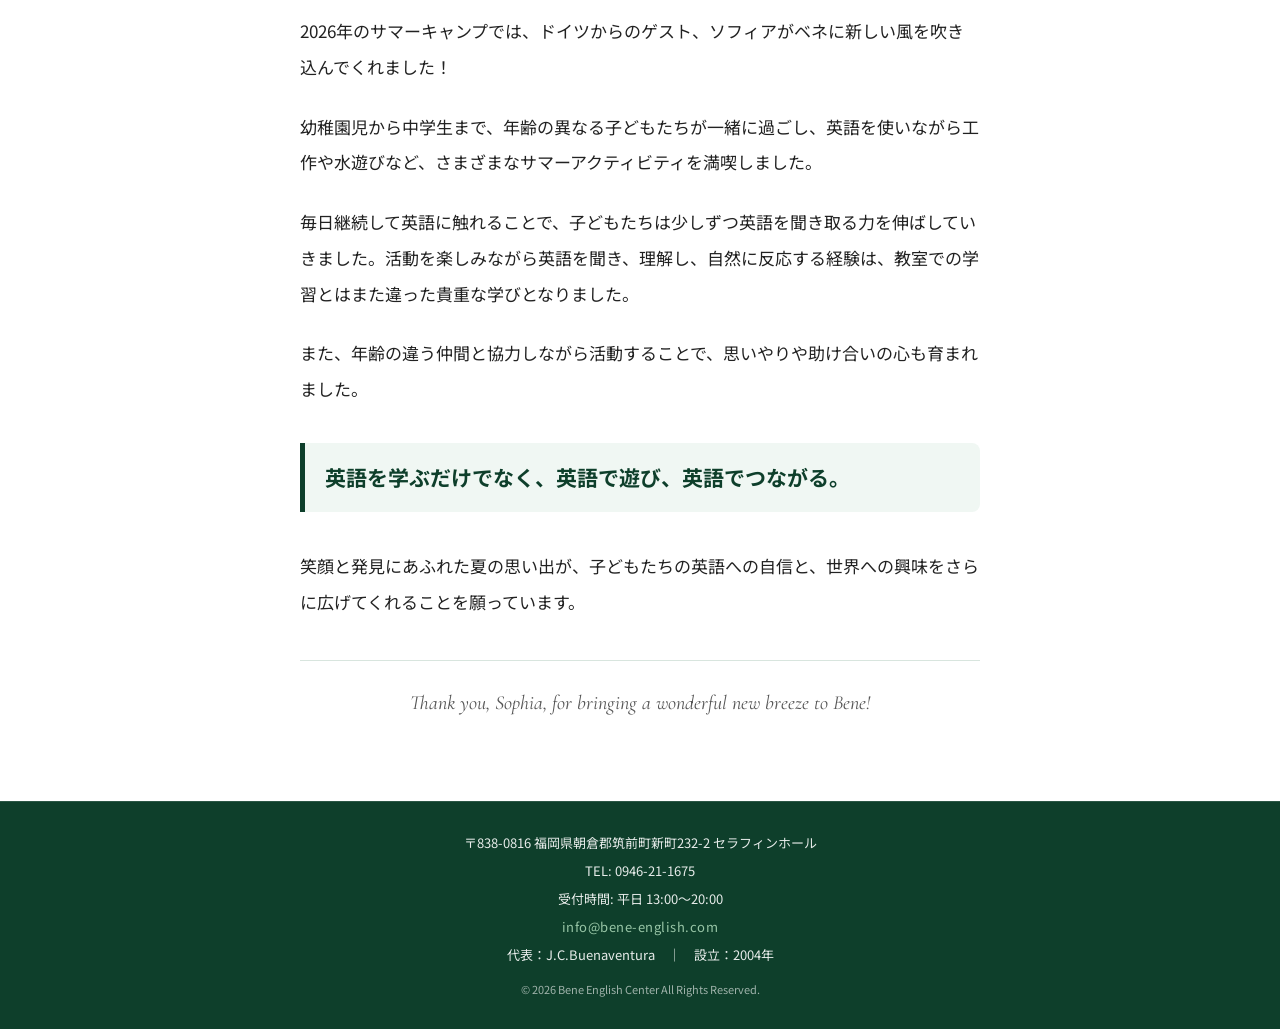
<file: summer2026.html>
<!DOCTYPE html>
<html lang="ja">

<head>
    <meta charset="UTF-8">
    <meta name="viewport" content="width=device-width, initial-scale=1.0">
    <title>2026 サマーキャンプ報告 | ベネイングリッシュセンター</title>
    <meta name="description" content="ベネイングリッシュセンターの2026年サマーキャンプ報告。ドイツからのゲスト、ソフィアと過ごした夏の活動の様子をご紹介します。">
    <meta name="author" content="Bene English Center">
    <meta property="og:title" content="2026 サマーキャンプ報告 | ベネイングリッシュセンター">
    <meta property="og:description" content="ドイツからのゲスト、ソフィアと過ごした2026年サマーキャンプの様子をご紹介します。">
    <meta property="og:type" content="article">
    <meta property="og:image" content="https://www.bene-english.com/image/summer2026/summer_class3.jpeg">
    <link rel="canonical" href="https://www.bene-english.com/summer2026.html">
    <meta property="og:url" content="https://www.bene-english.com/summer2026.html">
    <link rel="stylesheet" href="style.css">
    <link rel="preconnect" href="https://fonts.googleapis.com">
    <link rel="preconnect" href="https://fonts.gstatic.com" crossorigin>
    <link
        href="https://fonts.googleapis.com/css2?family=Cormorant+Garamond:ital,wght@0,400;0,600;1,400&family=Noto+Sans+JP:wght@400;500;700&family=Zen+Kurenaido&display=swap"
        rel="stylesheet">
</head>

<body>

    <header class="header">
        <div class="container">
            <h1 class="logo">
                <a href="index.html">Bene English Center</a>
            </h1>
            <button class="hamburger" id="hamburger" type="button" aria-label="メニューを開く">
                <span></span>
                <span></span>
                <span></span>
            </button>

            <nav class="nav" id="nav">
                <ul class="nav-list">
                    <li><a href="/">トップページ</a></li>
                    <li><a href="center.html">センター案内</a></li>
                    <li><a href="class.html">クラス案内</a></li>
                    <li><a href="schedule.html">年間スケジュール</a></li>
                    <li><a href="study_tour.html">海外研修</a></li>
                    <li><a href="english_camp.html">イングリッシュキャンプ</a></li>
                    <li><a href="eiken.html">英検</a></li>
                    <li><a href="access.html">アクセス</a></li>
                </ul>
            </nav>
        </div>
    </header>

    <div class="overlay" id="overlay"></div>

    <main class="main-content">

        <!-- 見出し -->
        <section class="section-headline">
            <h2 class="headline-ja">サマーキャンプ報告</h2>
            <p class="headline-en">2026 Summer Camp Report</p>
        </section>

        <!-- フォトギャラリー -->
        <section class="section-gallery">
            <div class="gallery-wrapper">

                <div class="gallery-item">
                    <img src="image/2026summer/summer_class1.jpeg" width="900" height="1200"
                        alt="サマーキャンプ ソフィアと子どもたちの集合写真">
                </div>

                <div class="gallery-item">
                    <img src="image/2026summer/summer_class2.jpeg" width="900" height="1200"
                        alt="サマーキャンプ みんなでスイカを食べる様子">
                </div>

                <div class="gallery-item">
                    <img src="image/2026summer/summer_class3.jpeg" width="900" height="1200"
                        alt="サマーキャンプ 水風船で遊ぶ子どもたち">
                </div>

                <div class="gallery-item">
                    <img src="image/2026summer/summer_class4.jpeg" width="900" height="1200"
                        alt="サマーキャンプ ホットケーキ作りを楽しむ子どもたち">
                </div>

                <div class="gallery-item">
                    <img src="image/2026summer/summer_class5.jpeg" width="900" height="1200"
                        alt="サマーキャンプ 年齢の異なる仲間との集合写真">
                </div>

                <div class="gallery-item">
                    <img src="image/2026summer/summer_class6.jpeg" width="900" height="1200"
                        alt="サマーキャンプ 協力して料理をする子どもたち">
                </div>

                <div class="gallery-item">
                    <img src="image/2026summer/summer_class7.jpeg" width="900" height="1200"
                        alt="サマーキャンプ 鍋をかき混ぜて料理をする様子">
                </div>

                <div class="gallery-item">
                    <img src="image/2026summer/summer_class8.jpeg" width="900" height="1200"
                        alt="サマーキャンプ アイスを食べる子どもたち">
                </div>

            </div>
        </section>

        <!-- ブログ本文 -->
        <section class="section-blog">
            <article class="blog-article">

                <h3 class="blog-title">英語で広がる世界！笑顔いっぱいのサマーキャンプ</h3>

                <p>2026年のサマーキャンプでは、ドイツからのゲスト、ソフィアがベネに新しい風を吹き込んでくれました！</p>

                <p>幼稚園児から中学生まで、年齢の異なる子どもたちが一緒に過ごし、英語を使いながら工作や水遊びなど、さまざまなサマーアクティビティを満喫しました。</p>

                <p>毎日継続して英語に触れることで、子どもたちは少しずつ英語を聞き取る力を伸ばしていきました。活動を楽しみながら英語を聞き、理解し、自然に反応する経験は、教室での学習とはまた違った貴重な学びとなりました。</p>

                <p>また、年齢の違う仲間と協力しながら活動することで、思いやりや助け合いの心も育まれました。</p>

                <p class="blog-highlight">英語を学ぶだけでなく、英語で遊び、英語でつながる。</p>

                <p>笑顔と発見にあふれた夏の思い出が、子どもたちの英語への自信と、世界への興味をさらに広げてくれることを願っています。</p>

                <p class="blog-en">Thank you, Sophia, for bringing a wonderful new breeze to Bene!</p>

            </article>
        </section>

    </main>

    <footer class="footer">
        <div class="container">
            <div class="footer-info">
                <p>〒838-0816 福岡県朝倉郡筑前町新町232-2 セラフィンホール</p>
                <p>TEL: 0946-21-1675</p>
                <p>受付時間: 平日 13:00〜20:00</p>
                <p><a href="mailto:info@bene-english.com" class="footer-mail">info@bene-english.com</a></p>
                <p>代表：J.C.Buenaventura　｜　設立：2004年</p>
                <p class="copyright">
                    © <span id="year"></span> Bene English Center All Rights Reserved.
                </p>
            </div>
        </div>
    </footer>

    <!-- トップに戻るボタン -->
    <button class="scroll-top" id="scrollTop" aria-label="トップに戻る">▲</button>

    <script src="main.js"></script>
</body>

</html>
</file>
<file: style.css>
/* ===== Google Fonts ===== */
/* Cormorant Garamond (CTA用), Noto Sans JP (本文用) */

/* ===== リセット・共通 ===== */
*, *::before, *::after {
  box-sizing: border-box;
}

body {
  margin: 0;
  font-family: "Noto Sans JP", "Helvetica Neue", Arial, sans-serif;
  line-height: 1.7;
  color: #1a1a1a;
  min-height: 100vh;
  display: flex;
  flex-direction: column;
}

.container {
  width: 90%;
  max-width: 1100px;
  margin: 0 auto;
}

/* ===== ヘッダー ===== */
.header {
  background: #0E3F2B;
  color: #fff;
  padding: 15px 0;
  position: relative;
  z-index: 100;
}

.header .container {
  display: flex;
  justify-content: space-between;
  align-items: center;
}

.logo {
  margin: 0;
  font-size: 18px;
  font-weight: 700;
  letter-spacing: 0.03em;
}

.logo a {
  color: #fff;
  text-decoration: none;
}

.logo a:hover {
  opacity: 0.8;
}

/* ===== ハンバーガー ===== */
.hamburger {
  width: 30px;
  height: 22px;
  background: none;
  border: none;
  cursor: pointer;
  display: flex;
  flex-direction: column;
  justify-content: space-between;
  position: relative;
  z-index: 1100;
  user-select: none;
  -webkit-user-select: none;
}

.hamburger span {
  display: block;
  height: 3px;
  background: #fff;
  border-radius: 2px;
  transition: 0.3s;
}

/* ===== ナビ ===== */
.nav {
  position: fixed;
  top: 0;
  right: -260px;
  width: 260px;
  height: 100vh;
  background: #0C2F21;
  padding-top: 80px;
  transition: 0.35s cubic-bezier(0.4, 0, 0.2, 1);
  z-index: 1100;
  overflow-y: auto;
}

.nav.active {
  right: 0;
}

.nav-list {
  list-style: none;
  padding: 0;
  margin: 0;
}

.nav-list li {
  border-bottom: 1px solid rgba(255,255,255,0.08);
}

.nav-list a {
  display: block;
  padding: 15px 20px;
  color: #fff;
  text-decoration: none;
  font-size: 14px;
  letter-spacing: 0.05em;
  transition: background 0.2s;
  user-select: none;
  -webkit-user-select: none;
  cursor: pointer;
}

.nav-list a:hover {
  background: #176E42;
  padding-left: 28px;
  border-left: 4px solid #A8D5B5;
  transition: background 0.2s, padding-left 0.2s, border-left 0.2s;
}

/* ===== オーバーレイ ===== */
.overlay {
  position: fixed;
  inset: 0;
  background: rgba(0,0,0,0.5);
  opacity: 0;
  visibility: hidden;
  transition: 0.3s;
  z-index: 1000;
  /* ナビ(右260px)の部分はクリックを通す */
  right: 260px;
}

.overlay.active {
  opacity: 1;
  visibility: visible;
}

/* ===== スライダー ===== */
.slider {
  position: relative;
  width: 100%;
  overflow: hidden;
  background: #000;
  /* スマホ: 縦長気味・全幅 */
  aspect-ratio: 4 / 3;
  max-height: 70vh;
}

/* PC: 幅80%・高さ65vh・角丸・影 */
@media (min-width: 768px) {
  .slider {
    width: 80%;
    max-width: 1100px;
    margin: 32px auto 0;
    aspect-ratio: unset;
    height: 65vh;
    max-height: 65vh;
    border-radius: 12px;
    box-shadow: 0 8px 32px rgba(0,0,0,0.18);
  }
}

.slides {
  position: relative;
  width: 100%;
  height: 100%;
}

.slide {
  position: absolute;
  inset: 0;
  opacity: 0;
  transition: opacity 0.9s ease-in-out;
}

.slide.active {
  opacity: 1;
}

.slide img {
  width: 100%;
  height: 100%;
  object-fit: cover;
  display: block;
}

/* ドット */
.slider-dots {
  position: absolute;
  bottom: 14px;
  left: 50%;
  transform: translateX(-50%);
  display: flex;
  gap: 8px;
  z-index: 10;
}

.dot {
  width: 9px;
  height: 9px;
  border-radius: 50%;
  background: rgba(255,255,255,0.5);
  cursor: pointer;
  transition: background 0.3s, transform 0.3s;
  border: none;
  user-select: none;
  -webkit-user-select: none;
  outline: none;
}

.dot.active {
  background: #fff;
  transform: scale(1.3);
}

/* ===== メインコンテンツ共通 ===== */
.main-content {
  flex: 1;
}

/* ===== 見出しセクション ===== */
.section-headline {
  text-align: center;
  padding: 52px 24px 32px;
  background: #fff;
}

.headline-ja {
  font-size: clamp(22px, 5vw, 34px);
  font-weight: 700;
  color: #111;
  margin: 0 0 10px;
  letter-spacing: 0.04em;
  line-height: 1.3;
}

.headline-en {
  font-size: clamp(13px, 3vw, 18px);
  font-weight: 500;
  color: #333;
  margin: 0;
  letter-spacing: 0.06em;
}

/* ===== 本文セクション ===== */
.section-body {
  background: #F5F8F6;
  padding: 36px 24px;
  text-align: center;
}

.body-bold {
  font-weight: bold;
}

.body-ja {
  font-size: clamp(15px, 3.5vw, 18px);
  color: #222;
  margin: 0 auto 20px;
  max-width: 680px;
  line-height: 2;
  font-weight: 500;
}

.body-en {
  font-size: clamp(13px, 3vw, 16px);
  color: #555;
  margin: 0 auto;
  max-width: 680px;
  line-height: 1.85;
  font-style: italic;
  padding-top: 20px;
  border-top: 1px solid #D8E5DE;
}

/* ===== CTAセクション ===== */
.section-cta {
  background: linear-gradient(135deg, #FDF6EC 0%, #FAF0DC 60%, #F5E8C8 100%);
  padding: 56px 24px;
  text-align: center;
  position: relative;
  overflow: hidden;
  border-top: 3px solid #E2C98A;
  border-bottom: 3px solid #E2C98A;
}

/* 背景に淡いテクスチャ感を追加 */
.section-cta::before {
  content: "";
  position: absolute;
  inset: 0;
  background: radial-gradient(ellipse at 50% 50%, rgba(255,255,255,0.5) 0%, transparent 70%);
  pointer-events: none;
}

.cta-ja {
  font-family: "Zen Kurenaido", "Noto Sans JP", Georgia, serif;
  font-size: clamp(16px, 5.5vw, 44px);
  font-weight: 400;
  color: #3B2A1A;
  margin: 0 0 12px;
  letter-spacing: 0.12em;
  line-height: 1.4;
  position: relative;
}

.cta-en {
  font-family: "Cormorant Garamond", Georgia, serif;
  font-size: clamp(11px, 3.2vw, 24px);
  font-style: italic;
  font-weight: 400;
  color: #7A5C3A;
  margin: 0;
  letter-spacing: 0.07em;
  position: relative;
}

/* ===== フッター ===== */
footer {
  margin-top: auto;
}

.footer {
  background: #0E3F2B;
  color: #fff;
  min-height: 120px;
  display: flex;
  justify-content: center;
  align-items: center;
  text-align: center;
  padding: 24px 20px;
  border-top: 1px solid rgba(255,255,255,0.12);
}

.footer-info p {
  margin: 6px 0;
  font-size: clamp(10px, 2.8vw, 13px);
  opacity: 0.9;
}

.copyright {
  margin-top: 14px !important;
  font-size: clamp(9px, 2.2vw, 11px) !important;
  opacity: 0.6 !important;
}

/* ===== PC向け調整 ===== */
@media (min-width: 768px) {
  .slider {
    aspect-ratio: 16 / 7;
  }

  .section-headline {
    padding: 72px 40px 40px;
  }

  .section-body {
    padding: 52px 40px;
  }

  .section-cta {
    padding: 72px 40px;
  }
}

/* ===== アクセスページ ===== */
.section-map {
  padding: 32px 24px 40px;
  background: #fff;
}

/* スライダーと同じ幅感で地図を中央に収める */
.map-wrapper {
  width: 90%;
  max-width: 1100px;
  margin: 0 auto;
  border-radius: 12px;
  overflow: hidden;
  box-shadow: 0 8px 32px rgba(0,0,0,0.12);
}

.map-container {
  width: 100%;
  height: 300px;
}

@media (min-width: 768px) {
  .section-map {
    padding: 48px 40px 56px;
  }

  .map-wrapper {
    width: 80%;
  }

  .map-container {
    height: 450px;
  }
}

.map-link {
  text-align: center;
  padding: 12px;
  background: #F5F8F6;
}

.map-link a {
  color: #0E3F2B;
  font-size: 14px;
  text-decoration: none;
  font-weight: 500;
  letter-spacing: 0.05em;
}

.map-link a:hover {
  text-decoration: underline;
}

/* ===== クラス案内ページ ===== */
.section-cards {
  background: #F5F8F6;
  padding: 32px 24px 48px;
}

.cards-wrapper {
  max-width: 800px;
  margin: 0 auto;
  display: flex;
  flex-direction: column;
  gap: 28px;
}

.class-card {
  background: #fff;
  border-radius: 12px;
  overflow: hidden;
  box-shadow: 0 4px 16px rgba(0,0,0,0.08);
}

/* カードヘッダー（色帯） */
.class-card-header {
  padding: 20px 24px 16px;
  position: relative;
}

.class-card-header.kindergarten {
  background: linear-gradient(135deg, #2E7D52 0%, #4CAF78 100%);
}

.class-card-header.elementary {
  background: linear-gradient(135deg, #1A5C8A 0%, #2E8DC0 100%);
}

.class-card-header.highschool {
  background: linear-gradient(135deg, #7B4F2E 0%, #B87A50 100%);
}

.class-card-label {
  display: block;
  font-family: "Cormorant Garamond", Georgia, serif;
  font-size: clamp(11px, 2.5vw, 14px);
  font-style: italic;
  color: rgba(255,255,255,0.80);
  letter-spacing: 0.08em;
  margin-bottom: 4px;
}

.class-card-title {
  margin: 0;
  font-size: clamp(18px, 4.5vw, 24px);
  font-weight: 700;
  color: #fff;
  letter-spacing: 0.06em;
  line-height: 1.3;
}

/* カード本文 */
.class-card-body {
  padding: 20px 24px 24px;
}

.class-card-body p {
  font-size: clamp(14px, 3.2vw, 16px);
  color: #333;
  line-height: 2;
  margin: 0 0 12px;
}

.class-card-body p:last-child {
  margin-bottom: 0;
}

@media (min-width: 768px) {
  .section-cards {
    padding: 48px 40px 64px;
  }

  .class-card-body {
    padding: 24px 32px 28px;
  }
}

/* ===== センター案内ページ ===== */

/* 数字アピールセクション */
.section-stats {
  background: #0E3F2B;
  padding: 40px 24px;
}

.stats-wrapper {
  max-width: 800px;
  margin: 0 auto;
  display: flex;
  align-items: center;
  justify-content: center;
  gap: 0;
  flex-wrap: wrap;
}

.stat-item {
  flex: 1;
  min-width: 120px;
  text-align: center;
  padding: 16px 12px;
  display: flex;
  flex-direction: column;
  align-items: center;
  gap: 6px;
}

.stat-number {
  font-family: "Cormorant Garamond", Georgia, serif;
  font-size: clamp(28px, 7vw, 48px);
  font-weight: 600;
  color: #fff;
  line-height: 1.1;
  letter-spacing: 0.02em;
}

.stat-unit {
  font-size: clamp(13px, 3vw, 18px);
  font-weight: 400;
}

.stat-label {
  font-size: clamp(11px, 2.5vw, 13px);
  color: rgba(255,255,255,0.70);
  letter-spacing: 0.06em;
}

.stat-divider {
  width: 1px;
  height: 60px;
  background: rgba(255,255,255,0.25);
  flex-shrink: 0;
}

/* 特徴カードセクション */
.section-features {
  background: #F5F8F6;
  padding: 40px 24px 48px;
}

.features-wrapper {
  max-width: 900px;
  margin: 0 auto;
  display: flex;
  flex-direction: column;
  gap: 20px;
}

.feature-card {
  background: #fff;
  border-radius: 12px;
  padding: 24px 20px;
  box-shadow: 0 4px 16px rgba(0,0,0,0.07);
  display: flex;
  flex-direction: column;
  align-items: flex-start;
  gap: 8px;
  border-left: 5px solid #0E3F2B;
}

.feature-icon {
  font-size: 28px;
  line-height: 1;
}

.feature-title {
  margin: 0;
  font-size: clamp(15px, 3.5vw, 18px);
  font-weight: 700;
  color: #0E3F2B;
  letter-spacing: 0.04em;
}

.feature-text {
  margin: 0;
  font-size: clamp(13px, 3vw, 15px);
  color: #444;
  line-height: 1.85;
}

@media (min-width: 768px) {
  .section-stats {
    padding: 52px 40px;
  }

  .section-features {
    padding: 52px 40px 64px;
  }

  .features-wrapper {
    flex-direction: row;
    gap: 24px;
  }

  .feature-card {
    flex: 1;
  }

  .stat-divider {
    height: 80px;
  }
}

/* ===== フォトギャラリー（イングリッシュキャンプ） ===== */
.section-gallery {
  background: #F5F8F6;
  padding: 32px 24px 48px;
}

.gallery-wrapper {
  max-width: 680px;
  margin: 0 auto;
  display: flex;
  flex-direction: column;
  gap: 24px;
}

.gallery-item {
  background: #fff;
  border-radius: 12px;
  overflow: hidden;
  box-shadow: 0 4px 16px rgba(0,0,0,0.08);
}

.gallery-item img {
  width: 100%;
  height: auto;
  display: block;
  object-fit: cover;
}

.gallery-caption {
  margin: 0;
  padding: 12px 16px;
  font-size: clamp(12px, 2.8vw, 14px);
  color: #555;
  font-family: "Cormorant Garamond", Georgia, serif;
  font-style: italic;
  letter-spacing: 0.06em;
  text-align: center;
  background: #fff;
}

@media (min-width: 768px) {
  .section-gallery {
    padding: 48px 40px 64px;
  }

  /* PC: masonryレイアウト（JS制御） */
  .gallery-wrapper {
    max-width: 1000px;
    position: relative;
  }

  .gallery-item {
    position: absolute;
    width: calc(50% - 14px);
  }
}

/* ===== トップに戻るボタン ===== */
.scroll-top {
  position: fixed;
  bottom: 24px;
  left: 24px;
  width: 48px;
  height: 48px;
  border-radius: 50%;
  background: #0E3F2B;
  color: #fff;
  font-size: 18px;
  border: none;
  cursor: pointer;
  z-index: 900;
  opacity: 0;
  visibility: hidden;
  transition: opacity 0.3s, visibility 0.3s, transform 0.2s;
  box-shadow: 0 4px 12px rgba(0,0,0,0.25);
  user-select: none;
  -webkit-user-select: none;
  display: flex;
  align-items: center;
  justify-content: center;
}

.scroll-top.visible {
  opacity: 1;
  visibility: visible;
}

.scroll-top:hover {
  background: #176E42;
  transform: translateY(-3px);
}

/* ===== フッターメールリンク ===== */
.footer-mail {
  color: #A8D5B5;
  text-decoration: none;
  font-size: clamp(10px, 2.8vw, 13px);
  letter-spacing: 0.04em;
  transition: opacity 0.2s;
}

.footer-mail:hover {
  opacity: 0.75;
  text-decoration: underline;
}

/* ===== 年間スケジュールページ ===== */

/* 学期カード */
.section-term {
  background: #F5F8F6;
  padding: 32px 24px 48px;
}

.term-wrapper {
  max-width: 900px;
  margin: 0 auto;
  display: flex;
  flex-direction: column;
  gap: 20px;
}

@media (min-width: 768px) {
  .section-term {
    padding: 48px 40px 64px;
  }
  .term-wrapper {
    flex-direction: row;
    gap: 24px;
  }
}

.term-card {
  background: #fff;
  border-radius: 12px;
  padding: 24px 20px;
  box-shadow: 0 4px 16px rgba(0,0,0,0.08);
  flex: 1;
  border-top: 5px solid #0E3F2B;
  text-align: center;
}

.term-badge {
  display: inline-block;
  background: #0E3F2B;
  color: #fff;
  font-size: clamp(13px, 3vw, 15px);
  font-weight: 700;
  letter-spacing: 0.1em;
  padding: 4px 16px;
  border-radius: 20px;
  margin-bottom: 16px;
}

.term-date {
  display: flex;
  align-items: center;
  justify-content: center;
  gap: 8px;
  flex-wrap: wrap;
  margin-bottom: 10px;
}

.term-start,
.term-end {
  font-size: clamp(16px, 4vw, 20px);
  font-weight: 700;
  color: #1a1a1a;
}

.term-arrow {
  font-size: clamp(14px, 3vw, 18px);
  color: #999;
}

.term-day {
  font-size: 0.75em;
  font-weight: 400;
  color: #555;
}

.term-day.sat { color: #1a6bbf; }
.term-day.sun { color: #c0392b; }

.term-label {
  font-family: "Cormorant Garamond", Georgia, serif;
  font-style: italic;
  font-size: clamp(12px, 2.5vw, 14px);
  color: #888;
  margin: 0;
  letter-spacing: 0.06em;
}

/* タイムライン */
.section-timeline {
  background: #fff;
  padding: 32px 24px 48px;
}

.timeline-wrapper {
  max-width: 600px;
  margin: 0 auto;
  position: relative;
  padding-left: 32px;
}

.timeline-wrapper::before {
  content: "";
  position: absolute;
  left: 8px;
  top: 8px;
  bottom: 8px;
  width: 2px;
  background: #D8E5DE;
}

.timeline-item {
  position: relative;
  margin-bottom: 28px;
  display: flex;
  align-items: flex-start;
  gap: 16px;
}

.timeline-item:last-child {
  margin-bottom: 0;
}

.timeline-dot {
  position: absolute;
  left: -28px;
  top: 6px;
  width: 14px;
  height: 14px;
  border-radius: 50%;
  background: #0E3F2B;
  border: 3px solid #fff;
  box-shadow: 0 0 0 2px #0E3F2B;
  flex-shrink: 0;
}

.timeline-content {
  background: #F5F8F6;
  border-radius: 8px;
  padding: 12px 16px;
  flex: 1;
}

.timeline-date {
  font-size: clamp(12px, 3vw, 14px);
  color: #666;
  margin: 0 0 4px;
  font-weight: 500;
}

.timeline-event {
  font-size: clamp(15px, 3.5vw, 17px);
  font-weight: 700;
  color: #1a1a1a;
  margin: 0;
  letter-spacing: 0.03em;
}

.tl-day { font-weight: 400; font-size: 0.9em; }
.tl-day.sat { color: #1a6bbf; }
.tl-day.sun { color: #c0392b; }

@media (min-width: 768px) {
  .section-timeline {
    padding: 48px 40px 64px;
  }
  .timeline-wrapper {
    max-width: 680px;
  }
}

/* ===== 英検ページ ===== */
.eiken-schedule-row {
  display: flex;
  align-items: center;
  gap: 12px;
  padding: 8px 0;
  border-bottom: 1px solid #F0F0F0;
}

.eiken-schedule-row:last-child {
  border-bottom: none;
}

.eiken-label {
  font-size: clamp(11px, 2.5vw, 13px);
  font-weight: 700;
  color: #0E3F2B;
  min-width: 72px;
  letter-spacing: 0.04em;
}

.eiken-value {
  font-size: clamp(15px, 3.5vw, 18px);
  font-weight: 700;
  color: #1a1a1a;
}

.eiken-day {
  font-size: 0.8em;
  font-weight: 400;
  color: #555;
}

.eiken-day.sat { color: #1a6bbf; }

.section-results {
  background: #F5F8F6;
  padding: 40px 24px 56px;
}

.results-header {
  text-align: center;
  margin-bottom: 32px;
}

.results-title {
  font-size: clamp(20px, 5vw, 28px);
  font-weight: 700;
  color: #0E3F2B;
  margin: 0 0 8px;
  letter-spacing: 0.06em;
}

.results-subtitle {
  font-size: clamp(12px, 3vw, 14px);
  color: #777;
  margin: 0;
  letter-spacing: 0.04em;
}

.results-wrapper {
  max-width: 700px;
  margin: 0 auto;
  display: flex;
  flex-direction: column;
  gap: 16px;
}

.result-item {
  background: #fff;
  border-radius: 10px;
  padding: 16px 20px;
  display: flex;
  align-items: center;
  gap: 16px;
  box-shadow: 0 2px 8px rgba(0,0,0,0.06);
  border-left: 5px solid #A8D5B5;
}

.result-item.result-top {
  border-left: 5px solid #0E3F2B;
  background: #F0F7F3;
}

.result-grade {
  font-size: clamp(15px, 3.5vw, 18px);
  font-weight: 700;
  color: #0E3F2B;
  min-width: 100px;
  letter-spacing: 0.04em;
}

.result-count {
  font-family: "Cormorant Garamond", Georgia, serif;
  font-size: clamp(28px, 7vw, 40px);
  font-weight: 600;
  color: #0E3F2B;
  line-height: 1;
  min-width: 60px;
  text-align: center;
}

.result-unit {
  font-size: 0.5em;
  font-weight: 400;
  color: #555;
}

.result-detail {
  font-size: clamp(12px, 2.8vw, 14px);
  color: #666;
  line-height: 1.6;
}

@media (min-width: 768px) {
  .section-results {
    padding: 52px 40px 64px;
  }
}

/* ===== サマーキャンプ バナー ===== */
.section-flyer-banner {
  background: #fff;
  padding: 0;
  display: flex;
  flex-direction: column;
  align-items: center;
}

.flyer-banner-btn {
  display: flex;
  align-items: center;
  gap: 16px;
  width: 90%;
  max-width: 900px;
  margin: 20px auto;
  padding: 18px 24px;
  background: linear-gradient(135deg, #1A5C8A 0%, #2E8DC0 100%);
  border: none;
  border-radius: 12px;
  cursor: pointer;
  box-shadow: 0 4px 16px rgba(26, 92, 138, 0.25);
  text-align: left;
  transition: transform 0.2s, box-shadow 0.2s;
  user-select: none;
  -webkit-user-select: none;
}

.flyer-banner-btn:hover {
  transform: translateY(-2px);
  box-shadow: 0 8px 24px rgba(26, 92, 138, 0.35);
}

.flyer-banner-icon {
  font-size: 32px;
  line-height: 1;
  flex-shrink: 0;
}

.flyer-banner-text {
  flex: 1;
  display: flex;
  flex-direction: column;
  gap: 4px;
}

.flyer-banner-title {
  font-size: clamp(15px, 4vw, 20px);
  font-weight: 700;
  color: #fff;
  letter-spacing: 0.06em;
  line-height: 1.3;
}

.flyer-banner-sub {
  font-size: clamp(11px, 2.5vw, 13px);
  color: rgba(255, 255, 255, 0.80);
  letter-spacing: 0.04em;
}

.flyer-banner-arrow {
  font-size: 18px;
  color: rgba(255, 255, 255, 0.70);
  flex-shrink: 0;
  transition: transform 0.2s;
}

.flyer-banner-btn:hover .flyer-banner-arrow {
  transform: translateX(4px);
}

/* 海外留学バナー（薄めの緑） */
.flyer-banner-btn--green {
  background: linear-gradient(135deg, #3a8a5c 0%, #5cb87a 100%);
  box-shadow: 0 4px 16px rgba(58, 138, 92, 0.25);
}

.flyer-banner-btn--green:hover {
  box-shadow: 0 8px 24px rgba(58, 138, 92, 0.35);
}

/* 海外留学モーダルヘッダー（薄めの緑） */
.flyer-modal-header--green {
  background: #3a8a5c;
}

/* ===== PDFモーダル ===== */
.flyer-modal-overlay {
  position: fixed;
  inset: 0;
  background: rgba(0, 0, 0, 0.65);
  z-index: 2000;
  opacity: 0;
  visibility: hidden;
  transition: opacity 0.3s, visibility 0.3s;
}

.flyer-modal-overlay.active {
  opacity: 1;
  visibility: visible;
}

.flyer-modal {
  position: fixed;
  inset: 0;
  z-index: 2100;
  display: flex;
  align-items: center;
  justify-content: center;
  padding: 16px;
  pointer-events: none;
  opacity: 0;
  visibility: hidden;
  transform: translateY(20px);
  transition: opacity 0.3s, visibility 0.3s, transform 0.3s;
}

.flyer-modal.active {
  opacity: 1;
  visibility: visible;
  pointer-events: auto;
  transform: translateY(0);
}

.flyer-modal-inner {
  background: #fff;
  border-radius: 14px;
  overflow: hidden;
  box-shadow: 0 16px 48px rgba(0, 0, 0, 0.30);
  display: flex;
  flex-direction: column;
  width: 100%;
  max-width: 860px;
  max-height: 92vh;
}

.flyer-modal-header {
  display: flex;
  align-items: center;
  justify-content: space-between;
  gap: 12px;
  padding: 14px 20px;
  background: #0E3F2B;
  flex-shrink: 0;
  flex-wrap: wrap;
}

.flyer-modal-title {
  font-size: clamp(14px, 3vw, 16px);
  font-weight: 700;
  color: #fff;
  margin: 0;
  letter-spacing: 0.05em;
}

.flyer-modal-actions {
  display: flex;
  align-items: center;
  gap: 8px;
  flex-shrink: 0;
}

.flyer-btn {
  display: inline-block;
  padding: 7px 14px;
  border-radius: 6px;
  font-size: clamp(11px, 2.5vw, 13px);
  font-weight: 700;
  letter-spacing: 0.04em;
  text-decoration: none;
  transition: opacity 0.2s;
  white-space: nowrap;
}

.flyer-btn:hover {
  opacity: 0.80;
}

.flyer-btn-open {
  background: rgba(255, 255, 255, 0.18);
  color: #fff;
  border: 1px solid rgba(255, 255, 255, 0.40);
}

.flyer-btn-dl {
  background: #A8D5B5;
  color: #0E3F2B;
  border: none;
}

.flyer-modal-close {
  background: none;
  border: none;
  color: rgba(255, 255, 255, 0.75);
  font-size: 20px;
  cursor: pointer;
  padding: 4px 8px;
  line-height: 1;
  transition: color 0.2s;
  flex-shrink: 0;
}

.flyer-modal-close:hover {
  color: #fff;
}

.flyer-modal-body {
  flex: 1;
  overflow-y: auto;
  background: #f0f0f0;
  min-height: 0;
  display: flex;
  flex-direction: column;
  gap: 8px;
  padding: 8px;
}

.flyer-pdf-frame {
  width: 100%;
  height: 80vh;
  min-height: 500px;
  border: none;
  display: block;
  border-radius: 4px;
  flex-shrink: 0;
}

/* ===== 海外研修ページ：サマーキャンプ報告リンクボタン ===== */
.section-report-link {
  background: #F5F8F6;
  padding: 8px 16px 0;
  display: flex;
  justify-content: center;
}

.report-link-btn {
  display: flex;
  align-items: center;
  gap: clamp(10px, 3vw, 16px);
  width: 100%;
  max-width: 680px;
  padding: clamp(14px, 3.5vw, 20px) clamp(16px, 4vw, 26px);
  background: linear-gradient(135deg, #E8913A 0%, #F2B35C 100%);
  border-radius: 12px;
  box-shadow: 0 4px 16px rgba(232, 145, 58, 0.30);
  text-decoration: none;
  transition: transform 0.2s, box-shadow 0.2s;
}

.report-link-btn:hover {
  transform: translateY(-2px);
  box-shadow: 0 8px 24px rgba(232, 145, 58, 0.40);
}

.report-link-icon {
  font-size: clamp(26px, 7vw, 34px);
  line-height: 1;
  flex-shrink: 0;
}

.report-link-text {
  flex: 1;
  display: flex;
  flex-direction: column;
  gap: 4px;
  min-width: 0;
}

.report-link-title {
  font-size: clamp(15px, 4.2vw, 20px);
  font-weight: 700;
  color: #fff;
  letter-spacing: 0.05em;
  line-height: 1.3;
}

.report-link-sub {
  font-size: clamp(11px, 2.8vw, 13px);
  color: rgba(255, 255, 255, 0.92);
  letter-spacing: 0.04em;
  line-height: 1.5;
}

.report-link-arrow {
  font-size: 18px;
  color: rgba(255, 255, 255, 0.85);
  flex-shrink: 0;
  transition: transform 0.2s;
}

.report-link-btn:hover .report-link-arrow {
  transform: translateX(4px);
}

/* ===== サマーキャンプ報告ページ（ブログ形式） ===== */
.section-blog {
  background: #fff;
  padding: 40px 24px 56px;
}

.blog-article {
  max-width: 680px;
  margin: 0 auto;
}

.blog-title {
  font-size: clamp(19px, 4.8vw, 26px);
  font-weight: 700;
  color: #0E3F2B;
  line-height: 1.5;
  letter-spacing: 0.04em;
  margin: 0 0 28px;
  padding-bottom: 14px;
  border-bottom: 3px solid #A8D5B5;
}

.blog-article p {
  font-size: clamp(15px, 3.6vw, 17px);
  color: #222;
  line-height: 2.1;
  margin: 0 0 24px;
  text-align: left;
}

.blog-article p.blog-highlight {
  font-size: clamp(17px, 4.2vw, 21px);
  font-weight: 700;
  color: #0E3F2B;
  line-height: 1.8;
  background: #F0F7F3;
  border-left: 5px solid #0E3F2B;
  border-radius: 0 8px 8px 0;
  padding: 16px 20px;
  margin: 36px 0;
}

.blog-article p.blog-en {
  font-family: "Cormorant Garamond", Georgia, serif;
  font-style: italic;
  font-size: clamp(16px, 4vw, 20px);
  color: #555;
  line-height: 1.8;
  text-align: center;
  margin: 40px 0 0;
  padding-top: 24px;
  border-top: 1px solid #D8E5DE;
}

@media (min-width: 768px) {
  .section-report-link {
    padding: 12px 40px 0;
  }

  .section-blog {
    padding: 56px 40px 80px;
  }
}

/* ===== 報告リンクボタン：グリーン版（ラサール訪問） ===== */
.report-link-btn--green {
  background: linear-gradient(135deg, #2E7D52 0%, #4CAF78 100%);
  box-shadow: 0 4px 16px rgba(46, 125, 82, 0.30);
}

.report-link-btn--green:hover {
  box-shadow: 0 8px 24px rgba(46, 125, 82, 0.40);
}

/* ===== ブログ記事：日付・場所行と小見出し ===== */
.blog-article p.blog-meta {
  font-size: clamp(13px, 3.2vw, 15px);
  font-weight: 500;
  color: #666;
  letter-spacing: 0.05em;
  line-height: 1.7;
  margin: -12px 0 28px;
}

.blog-subtitle {
  font-size: clamp(16px, 4vw, 20px);
  font-weight: 700;
  color: #0E3F2B;
  line-height: 1.6;
  letter-spacing: 0.04em;
  margin: 44px 0 16px;
  padding-left: 14px;
  border-left: 5px solid #A8D5B5;
}

.blog-subtitle--en {
  font-family: "Cormorant Garamond", Georgia, serif;
  font-style: italic;
  font-size: clamp(18px, 4.6vw, 24px);
}
</file>
